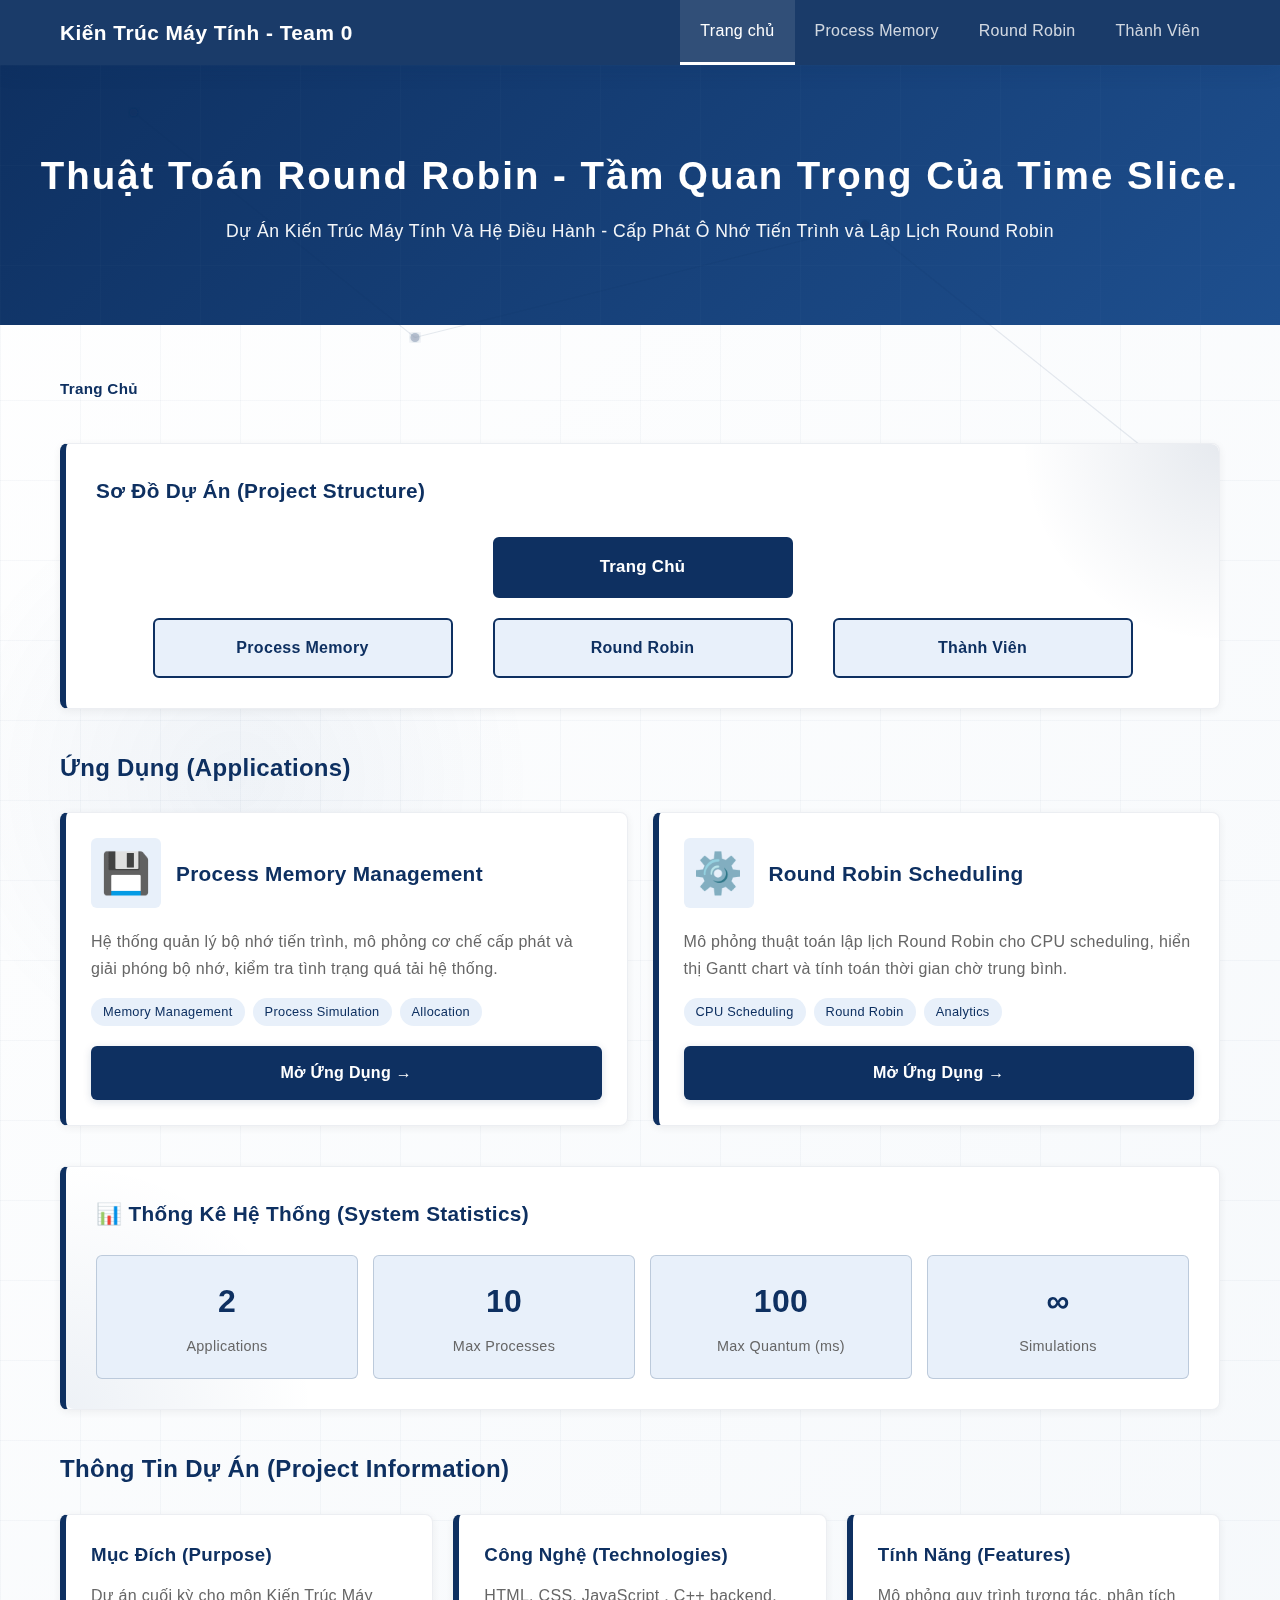
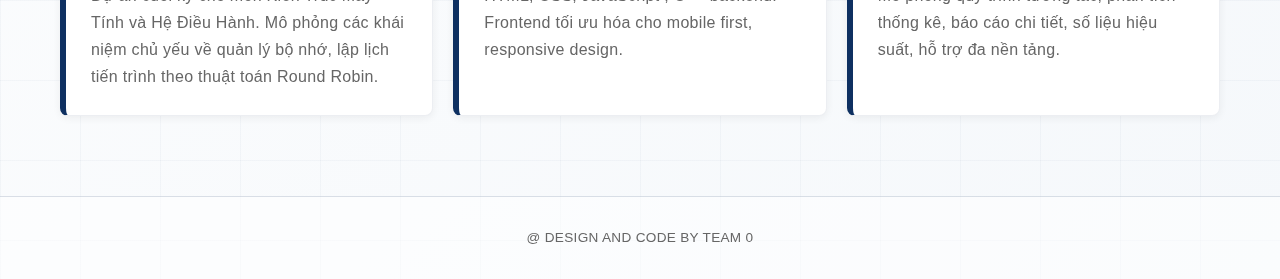
<file: index.html>
<!DOCTYPE html>
<html lang="en">
<head>
    <meta charset="UTF-8">
    <meta name="viewport" content="width=device-width, initial-scale=1.0">
    <title>KTMT Cuối Kỳ - Team 0</title>
    <link rel="stylesheet" href="dashboard/style.css">
</head>
<body>
    <!-- Page Transition Overlay (many SVG blossoms for continuous fall) -->
    <div class="page-transition-overlay">
        <!-- Generate many blossoms with staggered negative delays for continuous look -->
        <svg class="blossom-svg" viewBox="-12 -12 24 24" style="left:2%; --size:48px; --delay:-10.8s; --drift:60px; --fall-duration:11s;"></svg>
        <svg class="blossom-svg" viewBox="-12 -12 24 24" style="left:6%; --size:36px; --delay:-9.6s; --drift:40px; --fall-duration:9.2s;"></svg>
        <svg class="blossom-svg" viewBox="-12 -12 24 24" style="left:10%; --size:52px; --delay:-8.8s; --drift:80px; --fall-duration:10.4s;"></svg>
        <svg class="blossom-svg" viewBox="-12 -12 24 24" style="left:14%; --size:30px; --delay:-8.0s; --drift:30px; --fall-duration:8.6s;"></svg>
        <svg class="blossom-svg" viewBox="-12 -12 24 24" style="left:18%; --size:40px; --delay:-7.2s; --drift:50px; --fall-duration:9s;"></svg>
        <svg class="blossom-svg" viewBox="-12 -12 24 24" style="left:22%; --size:26px; --delay:-6.4s; --drift:28px; --fall-duration:7.8s;"></svg>
        <svg class="blossom-svg" viewBox="-12 -12 24 24" style="left:26%; --size:44px; --delay:-5.6s; --drift:92px; --fall-duration:10s;"></svg>
        <svg class="blossom-svg" viewBox="-12 -12 24 24" style="left:30%; --size:34px; --delay:-4.8s; --drift:36px; --fall-duration:8.4s;"></svg>
        <svg class="blossom-svg" viewBox="-12 -12 24 24" style="left:34%; --size:28px; --delay:-4.0s; --drift:44px; --fall-duration:8.8s;"></svg>
        <svg class="blossom-svg" viewBox="-12 -12 24 24" style="left:38%; --size:60px; --delay:-3.4s; --drift:140px; --fall-duration:11.6s;"></svg>
        <svg class="blossom-svg" viewBox="-12 -12 24 24" style="left:42%; --size:22px; --delay:-2.6s; --drift:22px; --fall-duration:7.6s;"></svg>
        <svg class="blossom-svg" viewBox="-12 -12 24 24" style="left:46%; --size:50px; --delay:-2.0s; --drift:100px; --fall-duration:10.8s;"></svg>
        <svg class="blossom-svg" viewBox="-12 -12 24 24" style="left:50%; --size:30px; --delay:-1.4s; --drift:40px; --fall-duration:8.2s;"></svg>
        <svg class="blossom-svg" viewBox="-12 -12 24 24" style="left:54%; --size:46px; --delay:-0.8s; --drift:70px; --fall-duration:9.6s;"></svg>
        <svg class="blossom-svg" viewBox="-12 -12 24 24" style="left:58%; --size:38px; --delay:-0.4s; --drift:36px; --fall-duration:8.6s;"></svg>
        <svg class="blossom-svg" viewBox="-12 -12 24 24" style="left:62%; --size:28px; --delay:-0.2s; --drift:46px; --fall-duration:8s;"></svg>
        <svg class="blossom-svg" viewBox="-12 -12 24 24" style="left:66%; --size:54px; --delay:-0.1s; --drift:120px; --fall-duration:11s;"></svg>
        <svg class="blossom-svg" viewBox="-12 -12 24 24" style="left:70%; --size:32px; --delay:-0.05s; --drift:32px; --fall-duration:8.4s;"></svg>
        <svg class="blossom-svg" viewBox="-12 -12 24 24" style="left:74%; --size:42px; --delay:-0.02s; --drift:64px; --fall-duration:9.4s;"></svg>
        <svg class="blossom-svg" viewBox="-12 -12 24 24" style="left:78%; --size:26px; --delay:0s; --drift:28px; --fall-duration:7.6s;"></svg>
        <svg class="blossom-svg" viewBox="-12 -12 24 24" style="left:82%; --size:48px; --delay:-6.0s; --drift:90px; --fall-duration:10.2s;"></svg>
        <svg class="blossom-svg" viewBox="-12 -12 24 24" style="left:86%; --size:36px; --delay:-3.2s; --drift:52px; --fall-duration:9s;"></svg>
        <svg class="blossom-svg" viewBox="-12 -12 24 24" style="left:90%; --size:40px; --delay:-1.8s; --drift:60px; --fall-duration:9.6s;"></svg>
        <svg class="blossom-svg" viewBox="-12 -12 24 24" style="left:94%; --size:34px; --delay:-0.9s; --drift:48px; --fall-duration:8.8s;"></svg>

        <div class="transition-spinner">
            <div class="spinner-circle"></div>
            <p class="transition-text">Loading...</p>
        </div>
    </div> 

    <!-- Animated Tech Network Background -->
    <svg class="tech-network" viewBox="0 0 1200 800" preserveAspectRatio="xMidYMid slice">
        <defs>
            <filter id="glow">
                <feGaussianBlur stdDeviation="3" result="coloredBlur"/>
                <feMerge>
                    <feMergeNode in="coloredBlur"/>
                    <feMergeNode in="SourceGraphic"/>
                </feMerge>
            </filter>
            <style>
                .node { animation: nodeFloat 6s ease-in-out infinite; }
                .node1 { animation-delay: 0s; }
                .node2 { animation-delay: 1s; }
                .node3 { animation-delay: 2s; }
                .node4 { animation-delay: 3s; }
                .node5 { animation-delay: 4s; }
                .line { animation: linePulse 3s ease-in-out infinite; }
                .line1 { animation-delay: 0s; }
                .line2 { animation-delay: 1s; }
                .line3 { animation-delay: 2s; }
                @keyframes nodeFloat {
                    0%, 100% { r: 4; opacity: 0.6; }
                    50% { r: 6; opacity: 1; }
                }
                @keyframes linePulse {
                    0%, 100% { stroke-width: 1; opacity: 0.3; }
                    50% { stroke-width: 2; opacity: 0.8; }
                }
            </style>
        </defs>
        <!-- Network Lines -->
        <line class="line line1" x1="150" y1="100" x2="400" y2="300" stroke="rgba(14, 48, 97, 0.2)" stroke-width="1"/>
        <line class="line line2" x1="400" y1="300" x2="800" y2="200" stroke="rgba(14, 48, 97, 0.2)" stroke-width="1"/>
        <line class="line line3" x1="800" y1="200" x2="1050" y2="400" stroke="rgba(14, 48, 97, 0.2)" stroke-width="1"/>
        <!-- Network Nodes -->
        <circle class="node node1" cx="150" cy="100" r="4" fill="rgba(14, 48, 97, 0.5)" filter="url(#glow)"/>
        <circle class="node node2" cx="400" cy="300" r="4" fill="rgba(14, 48, 97, 0.5)" filter="url(#glow)"/>
        <circle class="node node3" cx="800" cy="200" r="4" fill="rgba(14, 48, 97, 0.5)" filter="url(#glow)"/>
        <circle class="node node4" cx="1050" cy="400" r="4" fill="rgba(14, 48, 97, 0.5)" filter="url(#glow)"/>
        <circle class="node node5" cx="600" cy="600" r="4" fill="rgba(30, 79, 142, 0.5)" filter="url(#glow)"/>
    </svg>

    <!-- Navigation Bar -->
    <nav class="navbar">
        <div class="nav-container">
            <div class="nav-logo">
                <a href="index.html">Kiến Trúc Máy Tính - Team 0</a>
            </div>
            <div class="hamburger" id="hamburger">
                <span></span>
                <span></span>
                <span></span>
            </div>
            <ul class="nav-menu" id="navMenu">
                <li class="nav-item">
                    <a href="index.html" class="nav-link active">Trang chủ</a>
                </li>
                <li class="nav-item">
                    <a href="Process/Process.html" class="nav-link">Process Memory</a>
                </li>
                <li class="nav-item">
                    <a href="RR/RoundRobin.html" class="nav-link">Round Robin</a>
                </li>
                <li class="nav-item">
                    <a href="member/members.html" class="nav-link">Thành Viên</a>
                </li>
            </ul>
        </div>
    </nav>

    <!-- Header -->
    <header class="header">
        <h1>Thuật Toán Round Robin - Tầm Quan Trọng Của Time Slice.</h1>
        <p class="subtitle">Dự Án Kiến Trúc Máy Tính Và Hệ Điều Hành - Cấp Phát Ô Nhớ Tiến Trình và Lập Lịch Round Robin</p>
    </header>

    <!-- Content -->
    <div class="content-wrapper" style="position: relative; z-index: 2;">
        <!-- Breadcrumb -->
        <nav class="breadcrumb">
            <span class="breadcrumb-item active">Trang Chủ</span>
        </nav>

        <!-- Sitemap Section -->
        <section class="sitemap-section">
            <h2>Sơ Đồ Dự Án (Project Structure)</h2>
            <div class="sitemap-diagram">
                <div class="sitemap-level-1">
                    <div class="sitemap-node main">Trang Chủ</div>
                </div>
                <div class="sitemap-level-2">
                    <a href="Process/Process.html" class="sitemap-node">Process Memory</a>
                    <a href="RR/RoundRobin.html" class="sitemap-node">Round Robin</a>
                    <a href="member/members.html" class="sitemap-node">Thành Viên</a>
                </div>
            </div>
        </section>

        <!-- Applications Section -->
        <section class="apps-section">
            <h2>Ứng Dụng (Applications)</h2>
            <div class="apps-grid">
                <!-- Process Memory Management -->
                <div class="app-card">
                    <div class="app-header">
                        <div class="app-icon">💾</div>
                        <div>
                            <h3>Process Memory Management</h3>
                        </div>
                    </div>
                    <div class="app-content">
                        <p class="app-description">
                            Hệ thống quản lý bộ nhớ tiến trình, mô phỏng cơ chế cấp phát và giải phóng bộ nhớ, kiểm tra tình trạng quá tải hệ thống.
                        </p>
                        <div class="app-features">
                            <span class="feature-tag">Memory Management</span>
                            <span class="feature-tag">Process Simulation</span>
                            <span class="feature-tag">Allocation</span>
                        </div>
                    </div>
                    <a href="Process/Process.html" class="app-button">Mở Ứng Dụng →</a>
                </div>

                <!-- Round Robin Scheduling -->
                <div class="app-card">
                    <div class="app-header">
                        <div class="app-icon">⚙️</div>
                        <div>
                            <h3>Round Robin Scheduling</h3>
                        </div>
                    </div>
                    <div class="app-content">
                        <p class="app-description">
                            Mô phỏng thuật toán lập lịch Round Robin cho CPU scheduling, hiển thị Gantt chart và tính toán thời gian chờ trung bình.
                        </p>
                        <div class="app-features">
                            <span class="feature-tag">CPU Scheduling</span>
                            <span class="feature-tag">Round Robin</span>
                            <span class="feature-tag">Analytics</span>
                        </div>
                    </div>
                    <a href="RR/RoundRobin.html" class="app-button">Mở Ứng Dụng →</a>
                </div>
            </div>
        </section>

        <!-- Statistics Section -->
        <section class="stats-section">
            <h2>📊 Thống Kê Hệ Thống (System Statistics)</h2>
            <div class="stats-grid">
                <div class="stat-card">
                    <div class="stat-number">2</div>
                    <div class="stat-label">Applications</div>
                </div>
                <div class="stat-card">
                    <div class="stat-number">10</div>
                    <div class="stat-label">Max Processes</div>
                </div>
                <div class="stat-card">
                    <div class="stat-number">100</div>
                    <div class="stat-label">Max Quantum (ms)</div>
                </div>
                <div class="stat-card">
                    <div class="stat-number">∞</div>
                    <div class="stat-label">Simulations</div>
                </div>
            </div>
        </section>

        <!-- Info Section -->
        <section class="info-section">
            <h2>Thông Tin Dự Án (Project Information)</h2>
            <div class="info-grid">
                <div class="info-card">
                    <h3> Mục Đích (Purpose)</h3>
                    <p>
                        Dự án cuối kỳ cho môn Kiến Trúc Máy Tính và Hệ Điều Hành. Mô phỏng các khái niệm chủ yếu về quản lý bộ nhớ, lập lịch tiến trình theo thuật toán Round Robin.
                    </p>
                </div>

                <div class="info-card">
                    <h3> Công Nghệ (Technologies)</h3>
                    <p>
                        HTML, CSS, JavaScript , C++ backend. Frontend tối ưu hóa cho mobile first, responsive design.
                    </p>
                </div>

                <div class="info-card">
                    <h3> Tính Năng (Features)</h3>
                    <p>
                        Mô phỏng quy trình tương tác, phân tích thống kê, báo cáo chi tiết, số liệu hiệu suất, hỗ trợ đa nền tảng.
                    </p>
                </div>
            </div>
        </section>
    </div>

    <!-- Footer -->
    <footer class="footer">
        <p>@ DESIGN AND CODE BY TEAM 0</p>
    </footer>

    <script src="dashboard/script.js"></script>
</body>
</html>
</file>
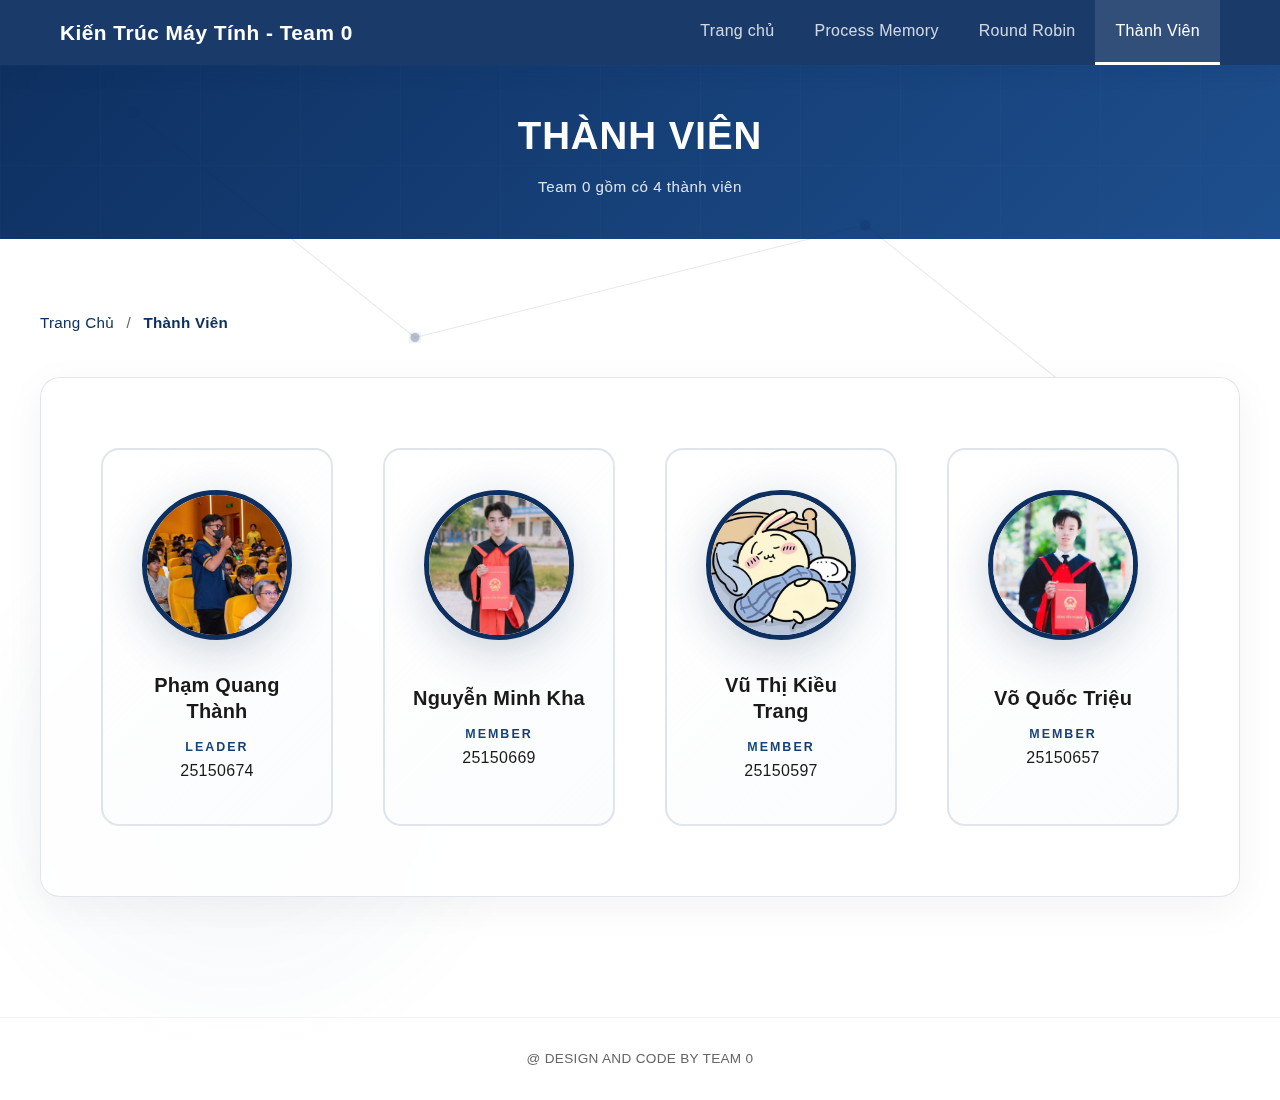
<file: member/members.html>
<!DOCTYPE html>
<html lang="vi">
<head>
    <meta charset="UTF-8">
    <meta name="viewport" content="width=device-width, initial-scale=1.0, maximum-scale=5.0">
    <meta name="description" content="KTMT Team Members - Đội ngũ phát triển">
    <title>Thành Viên - KTMT</title>
    <link rel="stylesheet" href="../dashboard/style.css">
    <link rel="stylesheet" href="members-style.css">
</head>
<body>
    <!-- Page Transition Overlay (denser continuous blossoms) -->
    <div class="page-transition-overlay">
        <svg class="blossom-svg" viewBox="-12 -12 24 24" style="left:2%; --size:48px; --delay:-10.8s; --drift:60px; --fall-duration:11s;"></svg>
        <svg class="blossom-svg" viewBox="-12 -12 24 24" style="left:6%; --size:36px; --delay:-9.6s; --drift:40px; --fall-duration:9.2s;"></svg>
        <svg class="blossom-svg" viewBox="-12 -12 24 24" style="left:10%; --size:52px; --delay:-8.8s; --drift:80px; --fall-duration:10.4s;"></svg>
        <svg class="blossom-svg" viewBox="-12 -12 24 24" style="left:14%; --size:30px; --delay:-8.0s; --drift:30px; --fall-duration:8.6s;"></svg>
        <svg class="blossom-svg" viewBox="-12 -12 24 24" style="left:18%; --size:40px; --delay:-7.2s; --drift:50px; --fall-duration:9s;"></svg>
        <svg class="blossom-svg" viewBox="-12 -12 24 24" style="left:22%; --size:26px; --delay:-6.4s; --drift:28px; --fall-duration:7.8s;"></svg>
        <svg class="blossom-svg" viewBox="-12 -12 24 24" style="left:26%; --size:44px; --delay:-5.6s; --drift:92px; --fall-duration:10s;"></svg>
        <svg class="blossom-svg" viewBox="-12 -12 24 24" style="left:30%; --size:34px; --delay:-4.8s; --drift:36px; --fall-duration:8.4s;"></svg>
        <svg class="blossom-svg" viewBox="-12 -12 24 24" style="left:34%; --size:28px; --delay:-4.0s; --drift:44px; --fall-duration:8.8s;"></svg>
        <svg class="blossom-svg" viewBox="-12 -12 24 24" style="left:38%; --size:60px; --delay:-3.4s; --drift:140px; --fall-duration:11.6s;"></svg>
        <svg class="blossom-svg" viewBox="-12 -12 24 24" style="left:42%; --size:22px; --delay:-2.6s; --drift:22px; --fall-duration:7.6s;"></svg>
        <svg class="blossom-svg" viewBox="-12 -12 24 24" style="left:46%; --size:50px; --delay:-2.0s; --drift:100px; --fall-duration:10.8s;"></svg>
        <svg class="blossom-svg" viewBox="-12 -12 24 24" style="left:50%; --size:30px; --delay:-1.4s; --drift:40px; --fall-duration:8.2s;"></svg>
        <svg class="blossom-svg" viewBox="-12 -12 24 24" style="left:54%; --size:46px; --delay:-0.8s; --drift:70px; --fall-duration:9.6s;"></svg>
        <svg class="blossom-svg" viewBox="-12 -12 24 24" style="left:58%; --size:38px; --delay:-0.4s; --drift:36px; --fall-duration:8.6s;"></svg>
        <svg class="blossom-svg" viewBox="-12 -12 24 24" style="left:62%; --size:28px; --delay:-0.2s; --drift:46px; --fall-duration:8s;"></svg>
        <svg class="blossom-svg" viewBox="-12 -12 24 24" style="left:66%; --size:54px; --delay:-0.1s; --drift:120px; --fall-duration:11s;"></svg>
        <svg class="blossom-svg" viewBox="-12 -12 24 24" style="left:70%; --size:32px; --delay:-0.05s; --drift:32px; --fall-duration:8.4s;"></svg>
        <svg class="blossom-svg" viewBox="-12 -12 24 24" style="left:74%; --size:42px; --delay:-0.02s; --drift:64px; --fall-duration:9.4s;"></svg>
        <svg class="blossom-svg" viewBox="-12 -12 24 24" style="left:78%; --size:26px; --delay:0s; --drift:28px; --fall-duration:7.6s;"></svg>
        <svg class="blossom-svg" viewBox="-12 -12 24 24" style="left:82%; --size:48px; --delay:-6.0s; --drift:90px; --fall-duration:10.2s;"></svg>
        <svg class="blossom-svg" viewBox="-12 -12 24 24" style="left:86%; --size:36px; --delay:-3.2s; --drift:52px; --fall-duration:9s;"></svg>
        <svg class="blossom-svg" viewBox="-12 -12 24 24" style="left:90%; --size:40px; --delay:-1.8s; --drift:60px; --fall-duration:9.6s;"></svg>
        <svg class="blossom-svg" viewBox="-12 -12 24 24" style="left:94%; --size:34px; --delay:-0.9s; --drift:48px; --fall-duration:8.8s;"></svg>

        <div class="transition-spinner">
            <div class="spinner-circle"></div>
            <p class="transition-text">Loading...</p>
        </div>
    </div>

    <!-- Animated Tech Network Background -->
    <svg class="tech-network" viewBox="0 0 1200 800" preserveAspectRatio="xMidYMid slice">
        <defs>
            <filter id="glow">
                <feGaussianBlur stdDeviation="3" result="coloredBlur"/>
                <feMerge>
                    <feMergeNode in="coloredBlur"/>
                    <feMergeNode in="SourceGraphic"/>
                </feMerge>
            </filter>
        </defs>
        <line class="line line1" x1="150" y1="100" x2="400" y2="300" stroke="rgba(14, 48, 97, 0.2)" stroke-width="1"/>
        <line class="line line2" x1="400" y1="300" x2="800" y2="200" stroke="rgba(14, 48, 97, 0.2)" stroke-width="1"/>
        <line class="line line3" x1="800" y1="200" x2="1050" y2="400" stroke="rgba(14, 48, 97, 0.2)" stroke-width="1"/>
        <circle class="node node1" cx="150" cy="100" r="4" fill="rgba(14, 48, 97, 0.5)" filter="url(#glow)"/>
        <circle class="node node2" cx="400" cy="300" r="4" fill="rgba(14, 48, 97, 0.5)" filter="url(#glow)"/>
        <circle class="node node3" cx="800" cy="200" r="4" fill="rgba(14, 48, 97, 0.5)" filter="url(#glow)"/>
        <circle class="node node4" cx="1050" cy="400" r="4" fill="rgba(14, 48, 97, 0.5)" filter="url(#glow)"/>
        <circle class="node node5" cx="600" cy="600" r="4" fill="rgba(30, 79, 142, 0.5)" filter="url(#glow)"/>
    </svg>

    <!-- Navigation Bar -->
    <nav class="navbar">
        <div class="nav-container">
            <div class="nav-logo">
                <a href="../index.html">Kiến Trúc Máy Tính - Team 0</a>
            </div>
            <div class="hamburger" id="hamburger">
                <span></span>
                <span></span>
                <span></span>
            </div>
            <ul class="nav-menu" id="navMenu">
                <li class="nav-item">
                    <a href="../index.html" class="nav-link">Trang chủ</a>
                </li>
                <li class="nav-item">
                    <a href="../Process/Process.html" class="nav-link">Process Memory</a>
                </li>
                <li class="nav-item">
                    <a href="../RR/RoundRobin.html" class="nav-link">Round Robin</a>
                </li>
                <li class="nav-item">
                    <a href="members.html" class="nav-link active">Thành Viên</a>
                </li>
            </ul>
        </div>
    </nav>
    <!-- Header -->
    <header class="header">
        <h1>Thành Viên</h1>
        <p class="subtitle">Team 0 gồm có 4 thành viên</p>
    </header>

    <!-- Main Content -->
    <div class="content-wrapper">
        <!-- Breadcrumb -->
        <div class="breadcrumb">
            <span class="breadcrumb-item"><a href="../index.html">Trang Chủ</a></span>
            <span class="breadcrumb-item active">Thành Viên</span>
        </div>

        <!-- Members Section -->
        <section class="members-section">
            <div class="members-grid">
                <!-- Member 1 -->
                <div class="member-card">
                    <div class="member-avatar">
                        <img src="/avt/1.jpg" alt="Phạm Quang Thành">
                    </div>
                    <div class="member-info">
                        <h3>Phạm Quang Thành</h3>
                        <p class="member-role">LEADER</p>
                        <p class="mssv">25150674</p>
                    </div>
                </div>

                <!-- Member 2 -->
                <div class="member-card">
                    <div class="member-avatar">
                        <img src="/avt/3.jpg" alt="Nguyễn Minh Kha">
                    </div>
                    <div class="member-info">
                        <h3>Nguyễn Minh Kha</h3>
                        <p class="member-role">MEMBER</p>
                        <p class="mssv">25150669</p>
                    </div>
                </div>

                <!-- Member 3 -->
                <div class="member-card">
                    <div class="member-avatar">
                        <img src="/avt/4.jpg" alt="Vũ Thị Kiều Trang">
                    </div>
                    <div class="member-info">
                        <h3>Vũ Thị Kiều Trang</h3>
                        <p class="member-role">MEMBER</p>
                        <p class="mssv">25150597</p>
                    </div>
                </div>

                <!-- Member 4 -->
                <div class="member-card">
                    <div class="member-avatar">
                        <img src="/avt/2.jpg" alt="Võ Quốc Triệu">
                    </div>
                    <div class="member-info">
                        <h3>Võ Quốc Triệu</h3>
                        <p class="member-role">MEMBER</p>
                        <p class="mssv">25150657</p>
                    </div>
                </div>
            </div>
        </section>
    </div>

    <!-- Footer -->
    <footer class="footer">
        <p>@ DESIGN AND CODE BY TEAM 0</p>
    </footer>

    <script src="../dashboard/script.js"></script>
</body>
</html>
</file>
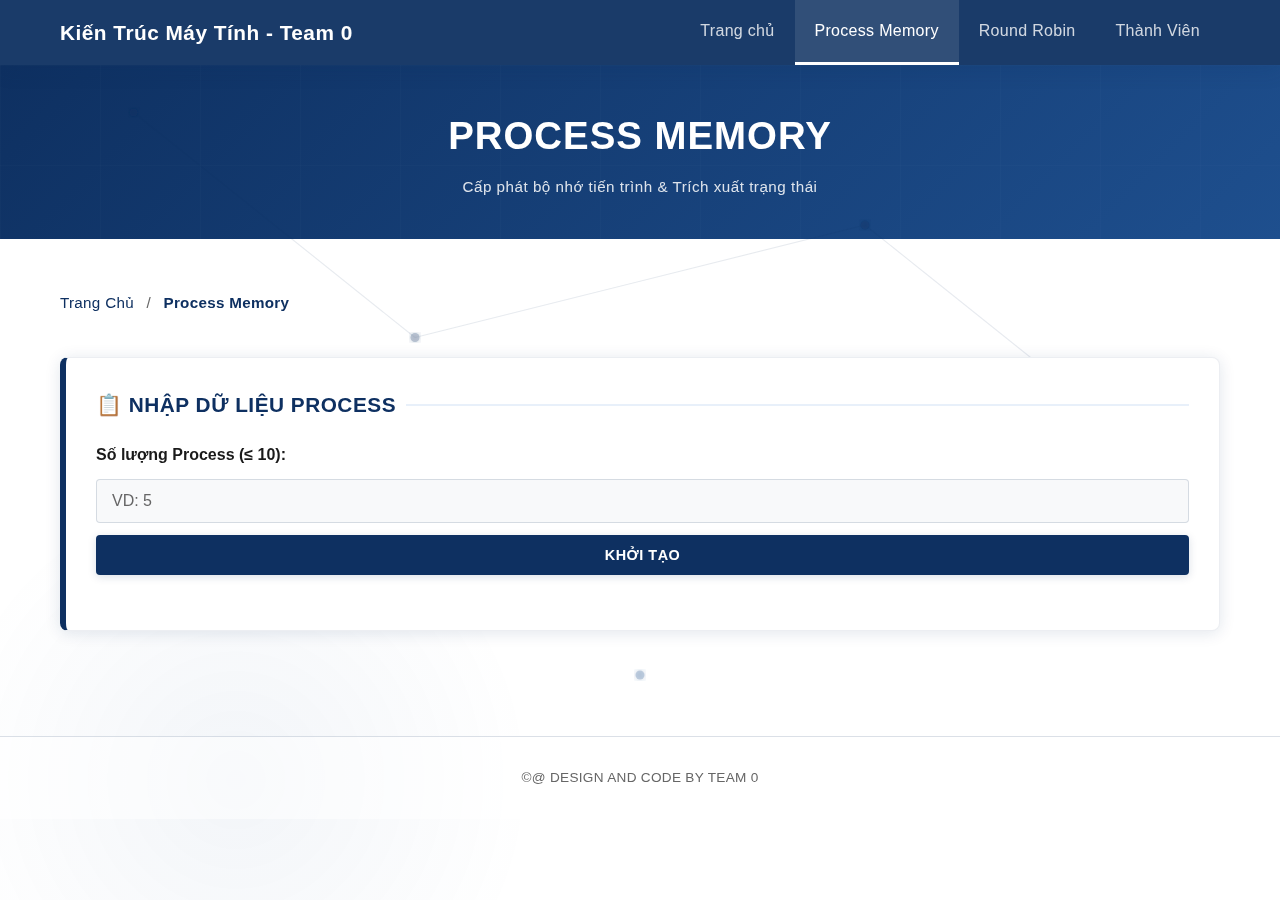
<file: Process/Process.html>
<!DOCTYPE html>
<html lang="vi">
<head>
    <meta charset="UTF-8">
    <meta name="viewport" content="width=device-width, initial-scale=1.0, maximum-scale=5.0">
    <meta name="description" content="Process Memory Management System">
    <title>Process Memory Management System</title>
    <link rel="stylesheet" href="../dashboard/style.css">
    <link rel="stylesheet" href="style.css">
</head>
<body>
    <!-- Page Transition Overlay (denser continuous blossoms) -->
    <div class="page-transition-overlay">
        <svg class="blossom-svg" viewBox="-12 -12 24 24" style="left:3%; --size:42px; --delay:-9.8s; --drift:72px; --fall-duration:10.2s;"></svg>
        <svg class="blossom-svg" viewBox="-12 -12 24 24" style="left:9%; --size:34px; --delay:-8.6s; --drift:48px; --fall-duration:8.8s;"></svg>
        <svg class="blossom-svg" viewBox="-12 -12 24 24" style="left:15%; --size:50px; --delay:-7.4s; --drift:120px; --fall-duration:11s;"></svg>
        <svg class="blossom-svg" viewBox="-12 -12 24 24" style="left:21%; --size:28px; --delay:-6.2s; --drift:36px; --fall-duration:7.6s;"></svg>
        <svg class="blossom-svg" viewBox="-12 -12 24 24" style="left:27%; --size:38px; --delay:-5.0s; --drift:60px; --fall-duration:9s;"></svg>
        <svg class="blossom-svg" viewBox="-12 -12 24 24" style="left:33%; --size:30px; --delay:-4.0s; --drift:44px; --fall-duration:8.4s;"></svg>
        <svg class="blossom-svg" viewBox="-12 -12 24 24" style="left:39%; --size:26px; --delay:-3.0s; --drift:32px; --fall-duration:7.8s;"></svg>
        <svg class="blossom-svg" viewBox="-12 -12 24 24" style="left:45%; --size:58px; --delay:-2.2s; --drift:140px; --fall-duration:11.8s;"></svg>
        <svg class="blossom-svg" viewBox="-12 -12 24 24" style="left:51%; --size:22px; --delay:-1.6s; --drift:24px; --fall-duration:7.4s;"></svg>
        <svg class="blossom-svg" viewBox="-12 -12 24 24" style="left:57%; --size:46px; --delay:-1.0s; --drift:96px; --fall-duration:10.0s;"></svg>
        <svg class="blossom-svg" viewBox="-12 -12 24 24" style="left:63%; --size:32px; --delay:-0.6s; --drift:38px; --fall-duration:8.2s;"></svg>
        <svg class="blossom-svg" viewBox="-12 -12 24 24" style="left:69%; --size:36px; --delay:-0.3s; --drift:52px; --fall-duration:9.0s;"></svg>
        <svg class="blossom-svg" viewBox="-12 -12 24 24" style="left:75%; --size:24px; --delay:-0.1s; --drift:26px; --fall-duration:7.2s;"></svg>
        <svg class="blossom-svg" viewBox="-12 -12 24 24" style="left:81%; --size:44px; --delay:0s; --drift:84px; --fall-duration:10.4s;"></svg>
        <svg class="blossom-svg" viewBox="-12 -12 24 24" style="left:87%; --size:28px; --delay:-4.4s; --drift:40px; --fall-duration:8.6s;"></svg>
        <svg class="blossom-svg" viewBox="-12 -12 24 24" style="left:93%; --size:34px; --delay:-2.8s; --drift:56px; --fall-duration:9.2s;"></svg>

        <div class="transition-spinner">
            <div class="spinner-circle"></div>
            <p class="transition-text">Loading...</p>
        </div>
    </div>

    <!-- Animated Tech Network Background -->
    <svg class="tech-network" viewBox="0 0 1200 800" preserveAspectRatio="xMidYMid slice">
        <defs>
            <filter id="glow">
                <feGaussianBlur stdDeviation="3" result="coloredBlur"/>
                <feMerge>
                    <feMergeNode in="coloredBlur"/>
                    <feMergeNode in="SourceGraphic"/>
                </feMerge>
            </filter>
        </defs>
        <line class="line line1" x1="150" y1="100" x2="400" y2="300" stroke="rgba(14, 48, 97, 0.2)" stroke-width="1"/>
        <line class="line line2" x1="400" y1="300" x2="800" y2="200" stroke="rgba(14, 48, 97, 0.2)" stroke-width="1"/>
        <line class="line line3" x1="800" y1="200" x2="1050" y2="400" stroke="rgba(14, 48, 97, 0.2)" stroke-width="1"/>
        <circle class="node node1" cx="150" cy="100" r="4" fill="rgba(14, 48, 97, 0.5)" filter="url(#glow)"/>
        <circle class="node node2" cx="400" cy="300" r="4" fill="rgba(14, 48, 97, 0.5)" filter="url(#glow)"/>
        <circle class="node node3" cx="800" cy="200" r="4" fill="rgba(14, 48, 97, 0.5)" filter="url(#glow)"/>
        <circle class="node node4" cx="1050" cy="400" r="4" fill="rgba(14, 48, 97, 0.5)" filter="url(#glow)"/>
        <circle class="node node5" cx="600" cy="600" r="4" fill="rgba(30, 79, 142, 0.5)" filter="url(#glow)"/>
    </svg>

    <!-- Navigation Bar -->
    <nav class="navbar">
        <div class="nav-container">
            <div class="nav-logo">
                <a href="../index.html">Kiến Trúc Máy Tính - Team 0</a>
            </div>
            <div class="hamburger" id="hamburger">
                <span></span>
                <span></span>
                <span></span>
            </div>
            <ul class="nav-menu" id="navMenu">
                <li class="nav-item">
                    <a href="../index.html" class="nav-link">Trang chủ</a>
                </li>
                <li class="nav-item">
                    <a href="Process.html" class="nav-link active">Process Memory</a>
                </li>
                <li class="nav-item">
                    <a href="../RR/RoundRobin.html" class="nav-link">Round Robin</a>
                </li>
                <li class="nav-item">
                    <a href="../member/members.html" class="nav-link">Thành Viên</a>
                </li>
            </ul>
        </div>
    </nav>



    <header class="header">
        <h1>PROCESS MEMORY</h1>
        <p class="subtitle">Cấp phát bộ nhớ tiến trình & Trích xuất trạng thái</p>
    </header>

    <div class="content-wrapper">
            <div class="breadcrumb">
            <span class="breadcrumb-item"><a href="../index.html">Trang Chủ</a></span>
            <span class="breadcrumb-item active">Process Memory</span>
        </div>
        <!-- Input Section -->
        <section class="input-section">
            <h2>📋 NHẬP DỮ LIỆU PROCESS</h2>
            <div class="form-group">
                <label for="processCount">Số lượng Process (≤ 10):</label>
                <input type="number" id="processCount" min="1" max="10" placeholder="VD: 5">
                <button class="btn-primary" onclick="handleGenerateProcesses()">KHỞI TẠO</button>
            </div>
        </section>

        <!-- Process Input Container -->
        <section id="processInputSection" class="input-section" style="display: none;">
            <h2>🔧 NHẬP THÔNG TIN CẤP PHÁT BỘ NHỚ</h2>
            <div id="processInputContainer" class="process-inputs-container"></div>
            <button class="btn-success" onclick="handleCheckOverload()" style="width: 100%; margin-top: 15px;">KIỂM TRA & THỰC HIỆN</button>
        </section>

        <!-- Execution Log Section -->
        <section id="executionSection" class="input-section" style="display: none;">
            <h2>⚙️ NHẬT KÝ THỰC HIỆN</h2>
            <div class="execution-log" id="executionLog"></div>
        </section>

        <!-- Warnings Section -->
        <section id="warningsSection" class="input-section" style="display: none;">
            <h2>⚠️ CẢNH BÁO BỘ NHỚ</h2>
            <div id="warningsList" class="warnings-list"></div>
        </section>

        <!-- Process Status Section -->
        <section id="resultsSection" class="results-section" style="display: none;">
            <h2>📊 TRẠNG THÁI PROCESSES</h2>
            <div id="processResults" class="process-results-container"></div>
        </section>

        <!-- Statistics Section -->
        <section id="statisticsSection" class="input-section" style="display: none;">
            <h2>📈 THỐNG KÊ</h2>
            <div class="statistics">
                <div class="stat-item">
                    <div class="stat-label">Running</div>
                    <div class="stat-value" id="runningCount">0</div>
                </div>
                <div class="stat-item">
                    <div class="stat-label">Blocked</div>
                    <div class="stat-value" id="blockedCount">0</div>
                </div>
                <div class="stat-item">
                    <div class="stat-label">Overload</div>
                    <div class="stat-value" id="overloadRate">0%</div>
                </div>
                <div class="stat-item">
                    <div class="stat-label">Tổng Bộ Nhớ</div>
                    <div class="stat-value" id="totalMemory">0 MB</div>
                </div>
            </div>
        </section>

        <!-- Control Section -->
        <section class="control-section" id="controlSection" style="display: none;">
            <button class="btn-secondary" onclick="handleReset()">🔄 TẠO LẠI</button>
            <button class="btn-secondary" onclick="downloadReport()">📥 TẢI BÁO CÁO</button>
        </section>
    </div>

    <footer class="footer">
        <p>&copy;@ DESIGN AND CODE BY TEAM 0</p>
    </footer>

    <script src="../dashboard/script.js"></script>
    <script src="script.js"></script>
</body>
</html>
</file>
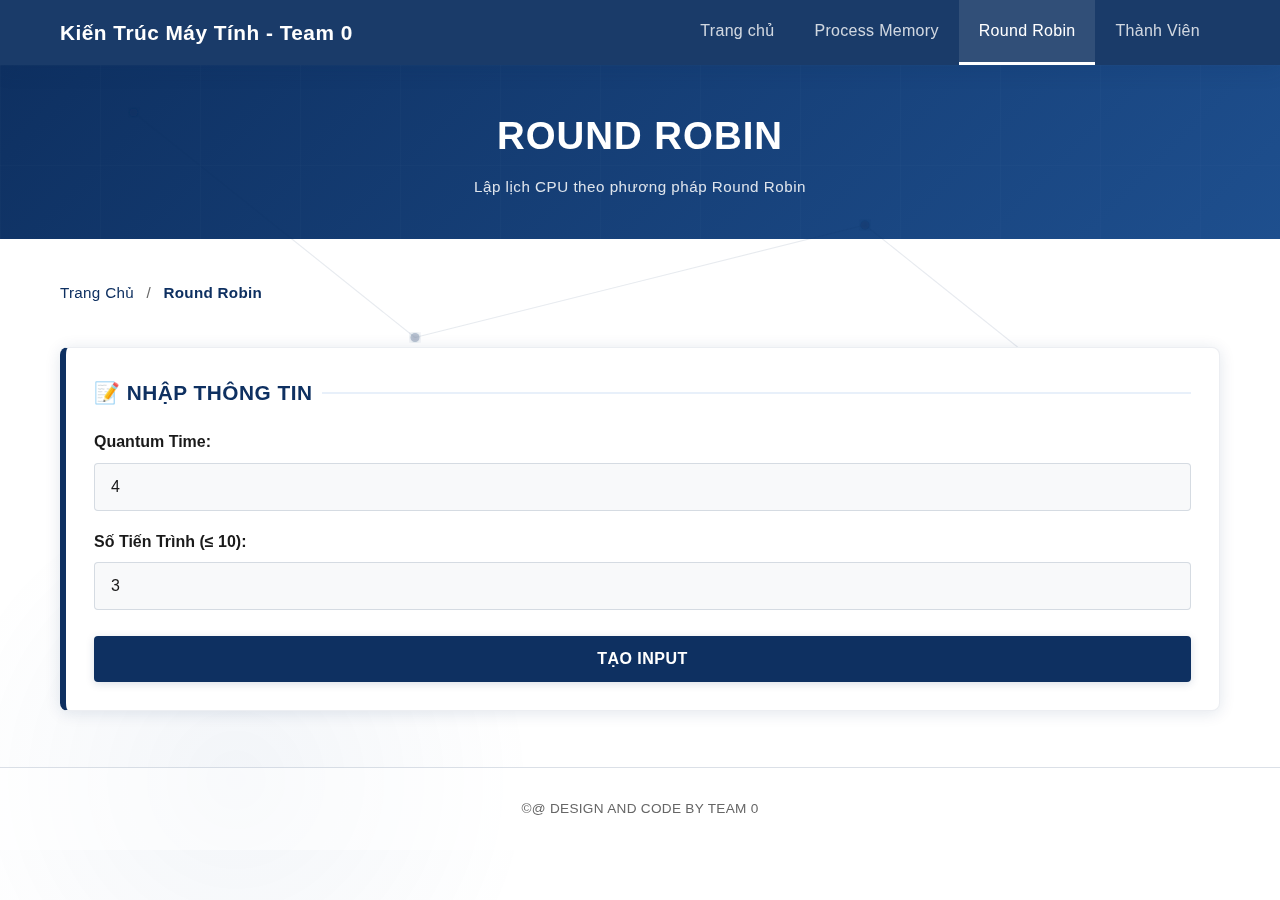
<file: RR/RoundRobin.html>
<!DOCTYPE html>
<html lang="vi">
<head>
    <meta charset="UTF-8">
    <meta name="viewport" content="width=device-width, initial-scale=1.0, maximum-scale=5.0">
    <meta name="description" content="Round Robin CPU Scheduling">
    <title>Round Robin CPU Scheduling</title>
    <link rel="stylesheet" href="../dashboard/style.css">
    <link rel="stylesheet" href="style.css">
</head>
<body>
    <!-- Page Transition Overlay (denser continuous blossoms) -->
    <div class="page-transition-overlay">
        <svg class="blossom-svg" viewBox="-12 -12 24 24" style="left:2%; --size:48px; --delay:-10.8s; --drift:60px; --fall-duration:11s;"></svg>
        <svg class="blossom-svg" viewBox="-12 -12 24 24" style="left:8%; --size:36px; --delay:-9.6s; --drift:40px; --fall-duration:9.2s;"></svg>
        <svg class="blossom-svg" viewBox="-12 -12 24 24" style="left:14%; --size:52px; --delay:-8.8s; --drift:80px; --fall-duration:10.4s;"></svg>
        <svg class="blossom-svg" viewBox="-12 -12 24 24" style="left:20%; --size:30px; --delay:-8.0s; --drift:30px; --fall-duration:8.6s;"></svg>
        <svg class="blossom-svg" viewBox="-12 -12 24 24" style="left:26%; --size:40px; --delay:-7.2s; --drift:50px; --fall-duration:9s;"></svg>
        <svg class="blossom-svg" viewBox="-12 -12 24 24" style="left:32%; --size:26px; --delay:-6.4s; --drift:28px; --fall-duration:7.8s;"></svg>
        <svg class="blossom-svg" viewBox="-12 -12 24 24" style="left:38%; --size:44px; --delay:-5.6s; --drift:92px; --fall-duration:10s;"></svg>
        <svg class="blossom-svg" viewBox="-12 -12 24 24" style="left:44%; --size:34px; --delay:-4.8s; --drift:36px; --fall-duration:8.4s;"></svg>
        <svg class="blossom-svg" viewBox="-12 -12 24 24" style="left:50%; --size:28px; --delay:-4.0s; --drift:44px; --fall-duration:8.8s;"></svg>
        <svg class="blossom-svg" viewBox="-12 -12 24 24" style="left:56%; --size:60px; --delay:-3.4s; --drift:140px; --fall-duration:11.6s;"></svg>
        <svg class="blossom-svg" viewBox="-12 -12 24 24" style="left:62%; --size:22px; --delay:-2.6s; --drift:22px; --fall-duration:7.6s;"></svg>
        <svg class="blossom-svg" viewBox="-12 -12 24 24" style="left:68%; --size:50px; --delay:-2.0s; --drift:100px; --fall-duration:10.8s;"></svg>
        <svg class="blossom-svg" viewBox="-12 -12 24 24" style="left:74%; --size:30px; --delay:-1.4s; --drift:40px; --fall-duration:8.2s;"></svg>
        <svg class="blossom-svg" viewBox="-12 -12 24 24" style="left:80%; --size:46px; --delay:-0.8s; --drift:70px; --fall-duration:9.6s;"></svg>
        <svg class="blossom-svg" viewBox="-12 -12 24 24" style="left:86%; --size:38px; --delay:-0.4s; --drift:36px; --fall-duration:8.6s;"></svg>
        <svg class="blossom-svg" viewBox="-12 -12 24 24" style="left:92%; --size:28px; --delay:-0.2s; --drift:46px; --fall-duration:8s;"></svg>

        <div class="transition-spinner">
            <div class="spinner-circle"></div>
            <p class="transition-text">Loading...</p>
        </div>
    </div>

    <!-- Animated Tech Network Background -->
    <svg class="tech-network" viewBox="0 0 1200 800" preserveAspectRatio="xMidYMid slice">
        <defs>
            <filter id="glow">
                <feGaussianBlur stdDeviation="3" result="coloredBlur"/>
                <feMerge>
                    <feMergeNode in="coloredBlur"/>
                    <feMergeNode in="SourceGraphic"/>
                </feMerge>
            </filter>
        </defs>
        <line class="line line1" x1="150" y1="100" x2="400" y2="300" stroke="rgba(14, 48, 97, 0.2)" stroke-width="1"/>
        <line class="line line2" x1="400" y1="300" x2="800" y2="200" stroke="rgba(14, 48, 97, 0.2)" stroke-width="1"/>
        <line class="line line3" x1="800" y1="200" x2="1050" y2="400" stroke="rgba(14, 48, 97, 0.2)" stroke-width="1"/>
        <circle class="node node1" cx="150" cy="100" r="4" fill="rgba(14, 48, 97, 0.5)" filter="url(#glow)"/>
        <circle class="node node2" cx="400" cy="300" r="4" fill="rgba(14, 48, 97, 0.5)" filter="url(#glow)"/>
        <circle class="node node3" cx="800" cy="200" r="4" fill="rgba(14, 48, 97, 0.5)" filter="url(#glow)"/>
        <circle class="node node4" cx="1050" cy="400" r="4" fill="rgba(14, 48, 97, 0.5)" filter="url(#glow)"/>
        <circle class="node node5" cx="600" cy="600" r="4" fill="rgba(30, 79, 142, 0.5)" filter="url(#glow)"/>
    </svg>

    <!-- Navigation Bar -->
    <nav class="navbar">
        <div class="nav-container">
            <div class="nav-logo">
                <a href="../index.html">Kiến Trúc Máy Tính - Team 0</a>
            </div>
            <div class="hamburger" id="hamburger">
                <span></span>
                <span></span>
                <span></span>
            </div>
            <ul class="nav-menu" id="navMenu">
                <li class="nav-item">
                    <a href="../index.html" class="nav-link">Trang chủ</a>
                </li>
                <li class="nav-item">
                    <a href="../Process/Process.html" class="nav-link">Process Memory</a>
                </li>
                <li class="nav-item">
                    <a href="RoundRobin.html" class="nav-link active">Round Robin</a>
                </li>
                <li class="nav-item">
                    <a href="../member/members.html" class="nav-link">Thành Viên</a>
                </li>
            </ul>
        </div>
    </nav>



        <!-- Main Content -->
            <header class="header">
            <h1>Round Robin</h1>
            <p class="subtitle">Lập lịch CPU theo phương pháp Round Robin</p>
        </header>
        <div class="content-wrapper">
            <div class="breadcrumb">
            <span class="breadcrumb-item"><a href="../index.html">Trang Chủ</a></span>
            <span class="breadcrumb-item active">Round Robin</span>
        </div>

            <!-- Input Section -->
            <section class="input-section">
                <h2>📝 NHẬP THÔNG TIN</h2>
                
                <div class="form-group">
                    <label for="quantum">Quantum Time:</label>
                    <input 
                        type="number" 
                        id="quantum" 
                        min="1" 
                        max="100" 
                        value="4"
                        placeholder="VD: 4"
                    >
                </div>

                <div class="form-group">
                    <label for="processCount">Số Tiến Trình (≤ 10):</label>
                    <input 
                        type="number" 
                        id="processCount" 
                        min="1" 
                        max="10" 
                        value="3"
                        placeholder="VD: 3"
                    >
                </div>

                <button id="generateBtn" class="btn-primary">TẠO INPUT</button>
            </section>

            <!-- Dynamic Process Input Section -->
            <section class="process-input-section" id="processInputSection" style="display: none;">
                <h2>⚙️ NHẬP THỜI GIAN CHO TIẾN TRÌNH</h2>
                <div id="processInputs" class="process-inputs-container">
                    <!-- Generated dynamically -->
                </div>
                <button id="executeBtn" class="btn-success" style="width: 100%; margin-top: 15px;">▶️ THỰC THI LỊCH BIỂU</button>
            </section>

            <!-- Execution Log Section -->
            <section class="execution-section" id="executionSection" style="display: none;">
                <h2>📋 QUÁ TRÌNH THỰC THI</h2>
                <div id="executionLog" class="execution-log">
                    <!-- Generated dynamically -->
                </div>
            </section>

            <!-- Results Section -->
            <section class="results-section" id="resultsSection" style="display: none;">
                <h2>📊 BẢNG KẾT QUẢ ROUND ROBIN</h2>
                
                <div class="results-container">
<div class="table-header">
        <span>P</span>
        <span>BT</span>
        <span>CT</span>
        <span>TAT</span>
        <span>WT</span>
    </div>
    
    <div id="resultsBody" class="results-rows">
        </div>
                </div>

                <div class="statistics">
                    <div class="stat-item">
                        <span class="stat-label">Avg TAT</span>
                        <span class="stat-value" id="avgTAT">0</span>
                    </div>
                    <div class="stat-item">
                        <span class="stat-label">Avg WT</span>
                        <span class="stat-value" id="avgWT">0</span>
                    </div>
                </div>

                <button id="resetBtn" class="btn-secondary" style="width: 100%; margin-top: 15px;">🔄 RESET</button>
            </section>

            <!-- Status Message -->
            <div class="status-message" id="statusMessage"></div>
        </div>

        <!-- Footer -->
        <footer class="footer">
            <p>&copy;@ DESIGN AND CODE BY TEAM 0</p>
        </footer>
    </div>

    <script src="../dashboard/script.js"></script>
    <script src="script.js"></script>
</body>
</html>
</file>
<file: dashboard/style.css>
/* ===================================== 
   CSS Variables
   ===================================== */
:root {
    --accent-color: #0e3061;
    --accent-light: #1e4f8e;
    --accent-lighter: #e8f0fa;
    --text-primary: #1a1a1a;
    --text-secondary: #666666;
    --border-color: rgba(14, 48, 97, 0.15);
    --shadow-subtle: 0 2px 8px rgba(0, 0, 0, 0.06);
    --shadow-medium: 0 8px 24px rgba(0, 0, 0, 0.08);
    --shadow-strong: 0 12px 32px rgba(0, 0, 0, 0.1);
}

/* ===================================== 
   Global Reset
   ===================================== */
* {
    margin: 0;
    padding: 0;
    box-sizing: border-box;
}

html {
    scroll-behavior: smooth;
    -webkit-font-smoothing: antialiased;
    -moz-osx-font-smoothing: grayscale;
}

/* ===================================== 
   Page Transition Overlay
   ===================================== */
.page-transition-overlay {
    position: fixed;
    top: 0;
    left: 0;
    width: 100%;
    height: 100%;
    background: rgba(20, 20, 30, 0.95);
    display: flex;
    align-items: center;
    justify-content: center;
    z-index: 9999;
    opacity: 1;
    transition: opacity 0.6s cubic-bezier(0.4, 0, 0.2, 1);
    pointer-events: all;
    overflow: hidden;
    will-change: opacity;
}

/* Hide main content during transition to avoid reflow/jank */
.content-hidden {
    visibility: hidden !important;
    pointer-events: none !important;
}

/* Cherry Blossoms falling animation */
.page-transition-overlay::before {
    content: '';
    position: absolute;
    width: 100%;
    height: 100%;
    top: 0;
    left: 0;
    pointer-events: none;
}
/* removed single pseudo-element - using multiple blossoms for realism */

.blossom-wrap {
    position: absolute;
    top: 0;
    left: 0;
    pointer-events: none;
    /* sway applied to the wrapper using --sway-duration */
    animation: blossomSway var(--sway-duration, 4s) ease-in-out infinite;
    animation-delay: var(--delay, 0s);
}

.blossom {
    position: absolute;
    top: -32px;
    left: 0;
    width: var(--size, 20px);
    height: calc(var(--size, 20px) * 0.85);
    /* petal-like asymmetric border-radius */
    border-radius: 60% 40% 55% 45%/60% 50% 50% 45%;
    transform-origin: 50% 40%;
    background: radial-gradient(circle at 30% 30%, #fff0f4 0%, #ffdfe9 18%, #ffbfd8 45%, #ff9fcf 72%, #ff79b6 100%);
    opacity: 0.95;
    filter: drop-shadow(0 0 4px rgba(255, 110, 170, 0.18));
    box-shadow: inset -1px -1px 3px rgba(255,200,220,0.35);
    pointer-events: none;
    /* vertical fall with gentle rotation (tilt encoded in blossomFall); per-petal timings via CSS variables */
    animation: blossomFall var(--fall-duration, 9s) linear infinite;
    animation-fill-mode: both;
    animation-delay: var(--delay, 0s);
}

/* small decorative petals to fill without crowding */
.small-petal {
    position: absolute;
    top: -20px;
    left: 0;
    width: var(--size, 8px);
    height: calc(var(--size, 8px) * 0.7);
    border-radius: 50%;
    background: radial-gradient(circle at 40% 30%, #fff7f9 0%, #ffeef5 40%, #ffcddd 100%);
    opacity: 0.75;
    filter: blur(0.5px) drop-shadow(0 0 2px rgba(255,150,180,0.12));
    pointer-events: none;
    animation: blossomFall var(--fall-duration, 6.5s) linear infinite;
    animation-delay: var(--delay, 0s);
}

/* subtle layered highlights */
.blossom::before {
    content: '';
    position: absolute;
    left: 10%;
    top: 8%;
    width: 80%;
    height: 60%;
    background: radial-gradient(circle at 25% 25%, rgba(255,255,255,0.82) 0%, transparent 55%);
    border-radius: inherit;
    opacity: 0.9;
}

/* smaller, softer stamen */
.blossom::after {
    content: '';
    position: absolute;
    width: 6px;
    height: 6px;
    background: radial-gradient(circle, #ffd98a, #ffb74a);
    border-radius: 50%;
    top: 52%;
    left: 50%;
    transform: translate(-50%, -50%);
    box-shadow: 0 0 4px rgba(255, 195, 90, 0.25);
    opacity: 0.9;
}

.page-transition-overlay.fade-out {
    opacity: 0;
    pointer-events: none;
}

/* SVG-based blossoms: lightweight, crisp at any size */
.blossom-svg {
    position: absolute;
    top: -72px;
    left: 0;
    width: var(--size, 40px);
    height: auto;
    transform-origin: 50% 50%;
    pointer-events: none;
    will-change: transform, opacity;
    filter: drop-shadow(0 6px 10px rgba(0,0,0,0.06));
    animation: svgFall var(--fall-duration, 9s) linear infinite;
    animation-delay: var(--delay, 0s);
    animation-fill-mode: both;
}

/* When JS controls movement, disable CSS animation to avoid conflicts */
.js-blossom {
    animation: none !important;
    will-change: transform, opacity;
}

.blossom-svg .petal { fill: #ff9fcf; opacity: 0.96; }
.blossom-svg .petal--accent { fill: #ffc0d8; opacity: 0.9; }
.blossom-svg .center { fill: #ffd98a; opacity: 0.95; }

/* gentle vertical fall; horizontal drift is supplied by --drift (positive or negative) */
@keyframes svgFall {
    0% {
        transform: translateY(-120px) translateX(0) rotate(var(--start-rot, -10deg));
        opacity: 0;
    }
    5% {
        opacity: 1;
    }
    70% {
        opacity: 0.9;
    }
    95% {
        opacity: 0;
    }
    100% {
        transform: translateY(110vh) translateX(var(--drift, 60px)) rotate(var(--end-rot, 10deg));
        opacity: 0;
    }
}

/* small, subtle floating petals (SVG-less fallback stays as .small-petal) */


.transition-spinner {
    text-align: center;
    display: flex;
    flex-direction: column;
    align-items: center;
    gap: 30px;
}

.spinner-circle {
    width: 60px;
    height: 60px;
    border: 4px solid rgba(255, 255, 255, 0.2);
    border-top-color: #ffffff;
    border-radius: 50%;
    animation: spin 1s linear infinite;
}

@keyframes spin {
    to {
        transform: rotate(360deg);
    }
}

/* Cherry Blossom falling animation (vertical descent with subtle tilt); horizontal sway handled on wrapper */
@keyframes blossomFall {
    0% {
        transform: translateY(-80px) rotate(var(--start-rot, -12deg));
        opacity: 0;
    }
    5% {
        opacity: 0.95;
    }
    60% {
        opacity: 0.85;
    }
    95% {
        opacity: 0;
    }
    100% {
        transform: translateY(110vh) rotate(var(--end-rot, 12deg));
        opacity: 0;
    }
}

@keyframes blossomSway {
    0% { transform: translateX(0); }
    50% { transform: translateX(var(--drift, 60px)); }
    100% { transform: translateX(calc(-1 * var(--drift, 60px))); }
}

@keyframes blossomTilt {
    0% { transform: rotate(-12deg); }
    50% { transform: rotate(12deg); }
    100% { transform: rotate(-12deg); }
}

.transition-text {
    color: #ffffff;
    font-size: 1.1em;
    font-weight: 600;
    letter-spacing: 1px;
    animation: pulse-text 1.5s ease-in-out infinite;
}

@keyframes pulse-text {
    0%, 100% {
        opacity: 0.6;
    }
    50% {
        opacity: 1;
    }
}

/* Tech Network Particles */
@keyframes nodeFloat {
    0%, 100% { 
        transform: translate(0, 0);
        opacity: 0.6;
    }
    25% { 
        transform: translate(20px, -10px);
        opacity: 0.8;
    }
    50% { 
        transform: translate(-10px, 20px);
        opacity: 0.5;
    }
    75% { 
        transform: translate(-20px, -15px);
        opacity: 0.7;
    }
}

@keyframes pulse {
    0%, 100% { 
        box-shadow: 0 0 0 0 rgba(14, 48, 97, 0.7);
    }
    50% { 
        box-shadow: 0 0 0 10px rgba(14, 48, 97, 0);
    }
}

@keyframes glow {
    0%, 100% { 
        text-shadow: 0 0 10px rgba(14, 48, 97, 0.5);
    }
    50% { 
        text-shadow: 0 0 20px rgba(14, 48, 97, 0.8), 0 0 30px rgba(30, 79, 142, 0.4);
    }
}

@keyframes linePulse {
    0%, 100% { 
        stroke-width: 1;
        opacity: 0.3;
    }
    50% { 
        stroke-width: 2;
        opacity: 0.8;
    }
}

body {
    font-family: -apple-system, BlinkMacSystemFont, 'Segoe UI', 'Roboto', 'Oxygen', 'Ubuntu', 'Cantarell', sans-serif;
    background: linear-gradient(135deg, #ffffff 0%, #f5f8fb 100%);
    color: var(--text-primary);
    line-height: 1.6;
    letter-spacing: 0.3px;
    position: relative;
    overflow-x: hidden;
}

/* Tech Network SVG Background */
.tech-network {
    position: fixed;
    top: 0;
    left: 0;
    width: 100%;
    height: 100%;
    pointer-events: none;
    z-index: 1;
    opacity: 0.5;
}

/* Decorative Background Elements */
body::before {
    content: '';
    position: fixed;
    top: -50%;
    right: -10%;
    width: 500px;
    height: 500px;
    background: radial-gradient(circle, rgba(14, 48, 97, 0.08) 0%, transparent 70%);
    border-radius: 50%;
    animation: float 20s infinite ease-in-out;
    pointer-events: none;
    z-index: 0;
}

body::after {
    content: '';
    position: fixed;
    bottom: -20%;
    left: -5%;
    width: 600px;
    height: 600px;
    background: radial-gradient(circle, rgba(30, 79, 142, 0.06) 0%, transparent 70%);
    border-radius: 50%;
    animation: float 25s infinite ease-in-out reverse;
    pointer-events: none;
    z-index: 0;
}

/* Tech Network Background */
body {
    background-image: 
        /* Animated grid lines */
        linear-gradient(90deg, rgba(14, 48, 97, 0.03) 1px, transparent 1px),
        linear-gradient(rgba(14, 48, 97, 0.03) 1px, transparent 1px),
        /* Base gradient */
        linear-gradient(135deg, #ffffff 0%, #f5f8fb 100%);
    background-size: 80px 80px, 80px 80px, 100% 100%;
    background-position: 0 0, 0 0, 0 0;
    animation: gridShift 20s linear infinite;
}

@keyframes gridShift {
    0% {
        background-position: 0 0, 0 0, 0 0;
    }
    100% {
        background-position: 80px 0, 0 80px, 0 0;
    }
}

@keyframes float {
    0%, 100% { transform: translateY(0px); }
    50% { transform: translateY(30px); }
}

/* ===================================== 
   Navigation Bar
   ===================================== */
.navbar {
    background: linear-gradient(90deg, var(--accent-color) 0%, var(--accent-light) 100%);
    padding: 0;
    position: sticky;
    top: 0;
    z-index: 1001;
    box-shadow: 0 4px 20px rgba(14, 48, 97, 0.15);
    backdrop-filter: blur(10px);
    background: rgba(14, 48, 97, 0.95);
}

.nav-container {
    max-width: 1200px;
    margin: 0 auto;
    display: flex;
    justify-content: space-between;
    align-items: center;
    padding: 0 20px;
}

.nav-logo a {
    color: #ffffff;
    font-size: 1.3em;
    font-weight: 700;
    text-decoration: none;
    letter-spacing: 0.5px;
    padding: 16px 0;
    display: block;
    transition: color 0.2s ease;
}

.nav-logo a:hover {
    color: #ffffff;
    opacity: 0.8;
}

.nav-menu {
    display: flex;
    list-style: none;
    gap: 0;
    margin: 0;
}

.nav-item {
    margin: 0;
}

.nav-link {
    display: block;
    color: rgba(255, 255, 255, 0.8);
    text-decoration: none;
    padding: 18px 20px;
    transition: color 0.2s ease, background 0.2s ease, border-bottom-color 0.2s ease;
    font-weight: 500;
    letter-spacing: 0.3px;
    border-bottom: 3px solid transparent;
}

.nav-link:hover {
    color: #ffffff;
    background: rgba(255, 255, 255, 0.1);
}

.nav-link.active {
    color: #ffffff;
    border-bottom-color: #ffffff;
    background: rgba(255, 255, 255, 0.1);
}

/* ===================================== 
   Header
   ===================================== */
.header {
    background: linear-gradient(135deg, var(--accent-color) 0%, var(--accent-light) 100%);
    color: #ffffff;
    padding: 80px 20px;
    text-align: center;
    position: relative;
    overflow: hidden;
}

.header::before {
    content: '';
    position: absolute;
    top: 0;
    left: 0;
    right: 0;
    bottom: 0;
    background: url("data:image/svg+xml,%3Csvg width='100' height='100' xmlns='http://www.w3.org/2000/svg'%3E%3Cdefs%3E%3Cpattern id='grid' width='100' height='100' patternUnits='userSpaceOnUse'%3E%3Cpath d='M 100 0 L 0 0 0 100' fill='none' stroke='rgba(255,255,255,0.05)' stroke-width='1'/%3E%3C/pattern%3E%3C/defs%3E%3Crect width='100%' height='100%' fill='url(%23grid)'/%3E%3C/svg%3E");
    opacity: 0.5;
}

.header h1 {
    font-size: 2.4em;
    margin-bottom: 10px;
    font-weight: 800;
    letter-spacing: 2px;
    position: relative;
    z-index: 1;
}

.header .subtitle {
    font-size: 1.1em;
    opacity: 0.95;
    font-weight: 300;
    letter-spacing: 0.5px;
    position: relative;
    z-index: 1;
    animation: slideUp 0.8s ease-out 0.2s both;
}

@keyframes slideDown {
    from { transform: translateY(-30px); opacity: 0; }
    to { transform: translateY(0); opacity: 1; }
}

@keyframes slideUp {
    from { transform: translateY(20px); opacity: 0; }
    to { transform: translateY(0); opacity: 1; }
}

/* ===================================== 
   Content Wrapper
   ===================================== */
.content-wrapper {
    max-width: 1200px;
    margin: 0 auto;
    padding: 40px 20px;
    position: relative;
    z-index: 1;
}

/* ===================================== 
   Breadcrumb
   ===================================== */
.breadcrumb {
    margin-bottom: 30px;
    padding: 12px 0;
    font-size: 0.95em;
}

.breadcrumb-item {
    color: var(--text-secondary);
}

.breadcrumb-item a {
    color: var(--accent-color);
    text-decoration: none;
    transition: all 0.2s ease;
}

.breadcrumb-item a:hover {
    text-decoration: underline;
}

.breadcrumb-item.active {
    color: var(--accent-color);
    font-weight: 600;
}

.breadcrumb-item::after {
    content: ' / ';
    margin: 0 8px;
    color: var(--text-secondary);
}

.breadcrumb-item:last-child::after {
    content: '';
}

/* ===================================== 
   Sitemap Section
   ===================================== */
.sitemap-section {
    background: #ffffff;
    border-left: 6px solid var(--accent-color);
    border-radius: 8px;
    padding: 30px;
    margin-bottom: 40px;
    box-shadow: var(--shadow-subtle);
    border-top: 1px solid rgba(14, 48, 97, 0.08);
    border-right: 1px solid rgba(14, 48, 97, 0.08);
    border-bottom: 1px solid rgba(14, 48, 97, 0.08);
    position: relative;
    overflow: hidden;
}

.sitemap-section::before {
    content: '';
    position: absolute;
    top: 0;
    right: 0;
    width: 200px;
    height: 200px;
    background: radial-gradient(circle at top right, rgba(14, 48, 97, 0.1) 0%, transparent 70%);
    border-radius: 0 8px 0 0;
    animation: nodeFloat 8s ease-in-out infinite;
}

.sitemap-section h2 {
    font-size: 1.3em;
    color: var(--accent-color);
    margin-bottom: 30px;
    display: flex;
    align-items: center;
    gap: 10px;
    font-weight: 600;
}

.sitemap-diagram {
    display: flex;
    flex-direction: column;
    align-items: center;
    gap: 20px;
}

.sitemap-level-1,
.sitemap-level-2 {
    display: flex;
    justify-content: center;
    gap: 40px;
    flex-wrap: wrap;
}

.sitemap-node {
    display: inline-block;
    background: var(--accent-lighter);
    border: 2px solid var(--accent-color);
    border-radius: 6px;
    padding: 15px 25px;
    width: 300px;
    text-align: center;
    font-weight: 600;
    color: var(--accent-color);
    text-decoration: none;
    transition: all 0.4s cubic-bezier(0.4, 0, 0.2, 1);
    position: relative;
    overflow: hidden;
    cursor: pointer;
}

.sitemap-node::before {
    content: '';
    position: absolute;
    inset: 0;
    background: linear-gradient(45deg, transparent 30%, rgba(255, 255, 255, 0.1) 50%, transparent 70%);
    opacity: 0;
    transition: opacity 0.4s ease;
}

.sitemap-node::after {
    content: '';
    position: absolute;
    top: -2px;
    left: -2px;
    right: -2px;
    bottom: -2px;
    background: linear-gradient(45deg, var(--accent-color), var(--accent-light), var(--accent-color));
    border-radius: 6px;
    opacity: 0;
    z-index: -1;
    transition: opacity 0.4s ease;
}

.sitemap-node.main {
    background: var(--accent-color);
    color: #ffffff;
    font-size: 1.05em;
}

.sitemap-node:hover {
    box-shadow: var(--shadow-medium);
    transform: translateY(-6px) scale(1.05);
    border-color: var(--accent-light);
}

.sitemap-node:hover::before {
    opacity: 1;
}

.sitemap-node:hover::after {
    opacity: 0.3;
    animation: pulse 1.5s ease-in-out infinite;
}


/* ===================================== 
   Applications Section
   ===================================== */
.apps-section {
    margin-bottom: 40px;
}

.apps-section h2 {
    font-size: 1.5em;
    color: var(--accent-color);
    margin-bottom: 25px;
    font-weight: 600;
}

.apps-grid {
    display: grid;
    grid-template-columns: repeat(auto-fit, minmax(350px, 1fr));
    gap: 25px;
}

.app-card {
    background: #ffffff;
    border-left: 6px solid var(--accent-color);
    border-radius: 8px;
    padding: 25px;
    box-shadow: var(--shadow-subtle);
    border-top: 1px solid rgba(14, 48, 97, 0.08);
    border-right: 1px solid rgba(14, 48, 97, 0.08);
    border-bottom: 1px solid rgba(14, 48, 97, 0.08);
    transition: all 0.4s cubic-bezier(0.4, 0, 0.2, 1);
    display: flex;
    flex-direction: column;
    position: relative;
    overflow: hidden;
}

.app-card::before {
    content: '';
    position: absolute;
    top: 0;
    left: 0;
    right: 0;
    bottom: 0;
    background: linear-gradient(135deg, rgba(14, 48, 97, 0.03) 0%, transparent 100%);
    opacity: 0;
    transition: opacity 0.4s ease;
}

.app-card:hover {
    box-shadow: var(--shadow-strong);
    transform: translateY(-8px) scale(1.02);
    border-left-color: var(--accent-light);
}

.app-card:hover::before {
    opacity: 1;
}

.app-header {
    display: flex;
    align-items: center;
    gap: 15px;
    margin-bottom: 20px;
}

.app-icon {
    font-size: 2.5em;
    width: 70px;
    height: 70px;
    display: flex;
    align-items: center;
    justify-content: center;
    background: var(--accent-lighter);
    border-radius: 6px;
}

.app-header h3 {
    font-size: 1.3em;
    color: var(--accent-color);
    font-weight: 600;
}

.app-content {
    flex: 1;
    margin-bottom: 20px;
}

.app-description {
    color: var(--text-secondary);
    margin-bottom: 15px;
    line-height: 1.7;
}

.app-features {
    display: flex;
    flex-wrap: wrap;
    gap: 8px;
}

.feature-tag {
    display: inline-block;
    background: var(--accent-lighter);
    color: var(--accent-color);
    padding: 4px 12px;
    border-radius: 20px;
    font-size: 0.8em;
    font-weight: 500;
    letter-spacing: 0.3px;
}

.app-button {
    display: block;
    background: var(--accent-color);
    color: #ffffff;
    text-decoration: none;
    padding: 14px 20px;
    border-radius: 6px;
    text-align: center;
    font-weight: 600;
    transition: all 0.3s ease;
    box-shadow: 0 2px 8px rgba(14, 48, 97, 0.15);
    position: relative;
    overflow: hidden;
}

.app-button::before {
    content: '';
    position: absolute;
    top: 0;
    left: -100%;
    width: 100%;
    height: 100%;
    background: linear-gradient(90deg, transparent, rgba(255, 255, 255, 0.2), transparent);
    transition: left 0.5s ease;
}

.app-button:hover {
    background: var(--accent-light);
    box-shadow: 0 6px 20px rgba(14, 48, 97, 0.25), 0 0 20px rgba(14, 48, 97, 0.1);
    transform: translateY(-2px);
}

.app-button:hover::before {
    left: 100%;
}

/* ===================================== 
   Statistics Section
   ===================================== */
.stats-section {
    background: #ffffff;
    border-left: 6px solid var(--accent-color);
    border-radius: 8px;
    padding: 30px;
    margin-bottom: 40px;
    box-shadow: var(--shadow-subtle);
    border-top: 1px solid rgba(14, 48, 97, 0.08);
    border-right: 1px solid rgba(14, 48, 97, 0.08);
    border-bottom: 1px solid rgba(14, 48, 97, 0.08);
    position: relative;
    overflow: hidden;
}

.stats-section::before {
    content: '';
    position: absolute;
    bottom: 0;
    left: 0;
    width: 250px;
    height: 250px;
    background: radial-gradient(circle at bottom left, rgba(30, 79, 142, 0.08) 0%, transparent 70%);
    border-radius: 0 0 0 8px;
    animation: nodeFloat 10s ease-in-out infinite reverse;
}

.stats-section h2 {
    font-size: 1.3em;
    color: var(--accent-color);
    margin-bottom: 25px;
    font-weight: 600;
}

.stats-grid {
    display: grid;
    grid-template-columns: repeat(auto-fit, minmax(150px, 1fr));
    gap: 15px;
}

.stat-card {
    background: var(--accent-lighter);
    border: 1px solid rgba(14, 48, 97, 0.2);
    border-radius: 6px;
    padding: 20px;
    text-align: center;
    transition: all 0.4s cubic-bezier(0.4, 0, 0.2, 1);
    position: relative;
    overflow: hidden;
}

.stat-card::before {
    content: '';
    position: absolute;
    top: 0;
    left: -100%;
    width: 100%;
    height: 100%;
    background: linear-gradient(90deg, transparent, rgba(255, 255, 255, 0.3), transparent);
    transition: left 0.6s ease;
}

.stat-card:hover {
    box-shadow: var(--shadow-subtle);
    transform: translateY(-4px);
    border-color: var(--accent-color);
}

.stat-card:hover::before {
    left: 100%;
}

.stat-number {
    font-size: 2em;
    color: var(--accent-color);
    font-weight: 700;
    margin-bottom: 8px;
    transition: all 0.3s ease;
}

.stat-card:hover .stat-number {
    animation: glow 2s infinite;
    text-shadow: 0 0 15px rgba(14, 48, 97, 0.5);
}

.stat-label {
    color: var(--text-secondary);
    font-size: 0.9em;
    letter-spacing: 0.3px;
}

/* ===================================== 
   Info Section
   ===================================== */
.info-section {
    margin-bottom: 40px;
}

.info-section h2 {
    font-size: 1.5em;
    color: var(--accent-color);
    margin-bottom: 25px;
    font-weight: 600;
}

.info-grid {
    display: grid;
    grid-template-columns: repeat(auto-fit, minmax(300px, 1fr));
    gap: 20px;
}

.info-card {
    background: #ffffff;
    border-left: 6px solid var(--accent-color);
    border-radius: 8px;
    padding: 25px;
    box-shadow: var(--shadow-subtle);
    border-top: 1px solid rgba(14, 48, 97, 0.08);
    border-right: 1px solid rgba(14, 48, 97, 0.08);
    border-bottom: 1px solid rgba(14, 48, 97, 0.08);
    transition: all 0.4s cubic-bezier(0.4, 0, 0.2, 1);
    position: relative;
    overflow: hidden;
}

.info-card::after {
    content: '';
    position: absolute;
    bottom: -100%;
    right: -100%;
    width: 200px;
    height: 200px;
    background: radial-gradient(circle, rgba(14, 48, 97, 0.1) 0%, transparent 70%);
    border-radius: 50%;
    transition: all 0.6s ease;
}

.info-card:hover {
    box-shadow: var(--shadow-medium);
    border-left-color: var(--accent-light);
}

.info-card:hover::after {
    bottom: 0;
    right: 0;
}

.info-card h3 {
    color: var(--accent-color);
    margin-bottom: 12px;
    font-weight: 600;
}

.info-card p {
    color: var(--text-secondary);
    line-height: 1.7;
}

/* ===================================== 
   Footer
   ===================================== */
.footer {
    text-align: center;
    padding: 30px 20px;
    color: var(--text-secondary);
    font-size: 0.85em;
    border-top: 1px solid var(--border-color);
    position: relative;
    z-index: 1;
    background: rgba(255, 255, 255, 0.5);
    min-height: 70px;
    display: flex;
    align-items: center;
    justify-content: center;
}

/* ===================================== 
   Responsive Design
   ===================================== */
@media (max-width: 1024px) {
    body::before {
        width: 400px;
        height: 400px;
        top: -30%;
        right: -5%;
    }

    body::after {
        width: 450px;
        height: 450px;
    }

    .header {
        padding: 60px 20px;
    }

    .header h1 {
        font-size: 2.1em;
    }

    .nav-container {
        flex-direction: row;
        gap: 20px;
    }

    .nav-menu {
        flex-direction: row;
    }

    .apps-grid {
        grid-template-columns: repeat(auto-fit, minmax(300px, 1fr));
    }
}

/* ===================================== 
   HAMBURGER MENU
   ===================================== */
.hamburger {
    display: none;
    flex-direction: column;
    cursor: pointer;
    gap: 6px;
    background: none;
    border: none;
    padding: 10px;
    z-index: 1002;
}

.hamburger span {
    width: 28px;
    height: 3px;
    background: #ffffff;
    border-radius: 3px;
    transition: all 0.3s cubic-bezier(0.4, 0, 0.2, 1);
    display: block;
}

/* Hamburger Animation - Active State */
.hamburger.active span:nth-child(1) {
    transform: rotate(45deg) translate(10px, 10px);
}

.hamburger.active span:nth-child(2) {
    opacity: 0;
    transform: translateX(-10px);
}

.hamburger.active span:nth-child(3) {
    transform: rotate(-45deg) translate(7px, -7px);
}

@media (max-width: 768px) {
    /* Show hamburger on mobile */
    .hamburger {
        display: flex;
    }

    /* Hide nav-menu by default on mobile */
    .nav-menu {
        display: none;
        position: absolute;
        top: 60px;
        left: 0;
        right: 0;
        background: rgba(14, 48, 97, 0.98);
        flex-direction: column;
        width: 100%;
        border-top: 1px solid rgba(255, 255, 255, 0.1);
        box-shadow: 0 8px 32px rgba(0, 0, 0, 0.2);
        z-index: 1001;
    }

    /* Show nav-menu when active */
    .nav-menu.open {
        display: flex;
    }

    .nav-container {
        flex-direction: row;
        justify-content: space-between;
    }

    .nav-link {
        border-bottom: 1px solid rgba(255, 255, 255, 0.1);
        border-left: 4px solid transparent;
        padding: 14px 18px;
        display: block;
        color: rgba(255, 255, 255, 0.8);
        font-size: 0.95em;
        transition: color 0.2s ease, background 0.2s ease;
    }

    .nav-link:hover {
        background: rgba(255, 255, 255, 0.15);
        color: #ffffff;
    }

    .nav-link.active {
        border-left-color: #ffffff;
        border-bottom-color: rgba(255, 255, 255, 0.1);
        background: rgba(255, 255, 255, 0.1);
        color: #ffffff;
    }

    .header {
        padding: 50px 20px;
    }

    .header h1 {
        font-size: 1.9em;
        margin-bottom: 8px;
        letter-spacing: 1px;
    }

    .header .subtitle {
        font-size: 0.95em;
    }

    .content-wrapper {
        padding: 25px 20px;
    }

    .apps-grid {
        grid-template-columns: 1fr;
    }

    .sitemap-level-2 {
        flex-direction: column;
        gap: 12px;
    }

    .sitemap-node {
        padding: 12px 16px;
        min-width: 100px;
        font-size: 0.9em;
    }

    .app-card {
        padding: 20px;
    }

    .breadcrumb {
        font-size: 0.9em;
        margin-bottom: 20px;
    }

    .footer {
        padding: 25px 20px;
        font-size: 0.85em;
    }

    .info-grid {
        grid-template-columns: 1fr;
    }
}

@media (max-width: 480px) {
    body {
        font-size: 14px;
    }

    /* Mobile page transition - slightly longer for slower devices */
    .page-transition-overlay {
        transition: opacity 0.7s cubic-bezier(0.4, 0, 0.2, 1);
    }

    .hamburger {
        padding: 6px;
    }

    .hamburger span {
        width: 22px;
        height: 2.5px;
    }

    .nav-menu {
        top: 58px;
    }

    .nav-logo a {
        font-size: 0.95em;
    }

    .nav-link {
        padding: 13px 16px;
        font-size: 0.9em;
    }

    body::before {
        width: 250px;
        height: 250px;
        top: -20%;
        right: -10%;
    }

    body::after {
        width: 280px;
        height: 280px;
        bottom: -15%;
        left: -15%;
    }

    .header {
        padding: 35px 15px;
    }

    .header h1 {
        font-size: 1.6em;
        margin-bottom: 6px;
        letter-spacing: 0.5px;
    }

    .header .subtitle {
        font-size: 0.85em;
    }

    .content-wrapper {
        padding: 15px 12px;
    }

    .apps-grid {
        gap: 12px;
    }

    .app-card {
        padding: 15px;
    }

    .app-header {
        flex-direction: column;
        text-align: center;
    }

    .app-icon {
        font-size: 1.8em;
        width: 50px;
        height: 50px;
    }

    .app-header h3 {
        font-size: 0.95em;
    }

    .feature-tag {
        font-size: 0.7em;
        padding: 3px 8px;
    }

    .app-button {
        padding: 11px 16px;
        font-size: 0.9em;
    }

    .stats-grid {
        grid-template-columns: repeat(2, 1fr);
        gap: 10px;
    }

    .stat-card {
        padding: 12px;
    }

    .stat-number {
        font-size: 1.5em;
    }

    .stat-label {
        font-size: 0.7em;
    }

    .breadcrumb {
        font-size: 0.8em;
        margin-bottom: 15px;
    }

    .info-grid {
        gap: 12px;
    }

    .info-card {
        padding: 18px 12px;
    }

    .info-card h3 {
        font-size: 0.95em;
    }

    .info-card p {
        font-size: 0.85em;
    }

    .footer {
        padding: 20px 15px;
        font-size: 0.8em;
    }
}
</file>
<file: member/members-style.css>
/* ===================================== 
   Members Page Styles - Enhanced UX/UI
   ===================================== */

/* ===================================== 
   CSS Variables
   ===================================== */
:root {
    --accent-color: #0e3061;
    --accent-light: #1e4f8e;
    --accent-lighter: #e8f0fa;
    --text-primary: #1a1a1a;
    --text-secondary: #666666;
    --border-color: rgba(14, 48, 97, 0.15);
    --shadow-subtle: 0 2px 8px rgba(0, 0, 0, 0.06);
    --shadow-medium: 0 8px 24px rgba(0, 0, 0, 0.08);
    --shadow-strong: 0 12px 32px rgba(0, 0, 0, 0.1);
}

/* ===================================== 
   Header Styling - Refined
   ===================================== */
body {
    background: #ffffff;
    color: var(--text-primary);
    font-family: -apple-system, BlinkMacSystemFont, 'Segoe UI', 'Roboto', 'Oxygen', 'Ubuntu', 'Cantarell', sans-serif;
    font-size: 16px;
    line-height: 1.6;
    letter-spacing: 0.3px;
    padding: 0;
    min-height: 100vh;
    position: relative;
}

/* ===================================== 
   Header
   ===================================== */
.header {
    text-align: center;
    padding: 40px 20px;
    background: linear-gradient(135deg, var(--accent-color) 0%, var(--accent-light) 100%);
    position: relative;
    overflow: hidden;
}

.header h1 {
    font-size: 2.4em;
    color: #ffffff;
    letter-spacing: 1px;
    font-weight: 700;
    margin-bottom: 8px;
    text-transform: uppercase;
    position: relative;
    z-index: 1;
}

.header .subtitle {
    font-size: 0.95em;
    color: rgba(255, 255, 255, 0.9);
    letter-spacing: 0.5px;
    position: relative;
    z-index: 1;
}

/* ===================================== 
   Container
   ===================================== */
.content-wrapper {
    max-width: 1200px;
    margin: 0 auto;
    padding: 30px 20px;
}

/* ===================================== 
   Section
   ===================================== */
section {
    background: #ffffff;
    border-left: 6px solid var(--accent-color);
    border-radius: 8px;
    padding: 30px;
    margin-bottom: 25px;
    box-shadow: 0 2px 16px rgba(14, 48, 97, 0.12);
    position: relative;
    overflow: hidden;
    transition: box-shadow 0.3s ease;
    border-top: 1px solid rgba(14, 48, 97, 0.08);
    border-right: 1px solid rgba(14, 48, 97, 0.08);
    border-bottom: 1px solid rgba(14, 48, 97, 0.08);
}

section:hover {
    box-shadow: var(--shadow-medium);
}

section h2 {
    font-size: 1.3em;
    color: var(--accent-color);
    margin-bottom: 20px;
    display: flex;
    align-items: center;
    gap: 10px;
    letter-spacing: 0.5px;
    font-weight: 600;
    position: relative;
    z-index: 1;
}

section h2::after {
    content: '';
    flex-grow: 1;
    height: 2px;
    background: var(--accent-lighter);
}

@keyframes fadeInDown {
    from {
        opacity: 0;
        transform: translateY(-20px);
    }
    to {
        opacity: 1;
        transform: translateY(0);
    }
}

@keyframes fadeInUp {
    from {
        opacity: 0;
        transform: translateY(20px);
    }
    to {
        opacity: 1;
        transform: translateY(0);
    }
}

/* ===================================== 
   Content Wrapper
   ===================================== */
.content-wrapper {
    max-width: 1400px;
    margin: 0 auto;
    padding: 60px 40px;
    position: relative;
    z-index: 2;
    animation: fadeInUp 0.6s ease-out 0.3s backwards;
}

/* ===================================== 
   Breadcrumb - Improved
   ===================================== */
.breadcrumb {
    margin-bottom: 30px;
    padding: 12px 0;
    font-size: 0.95em;
}

.breadcrumb-item {
    color: var(--text-secondary);
}

.breadcrumb-item a {
    color: var(--accent-color);
    text-decoration: none;
    transition: all 0.2s ease;
}

.breadcrumb-item a:hover {
    text-decoration: underline;
}

.breadcrumb-item.active {
    color: var(--accent-color);
    font-weight: 600;
}

.breadcrumb-item::after {
    content: ' / ';
    margin: 0 8px;
    color: var(--text-secondary);
}

.breadcrumb-item:last-child::after {
    content: '';
    margin: 0;
}

/* ===================================== 
   Members Section - Container
   ===================================== */
.members-section {
    background: rgba(255, 255, 255, 0.8);
    backdrop-filter: blur(25px);
    border: 1.5px solid rgba(14, 48, 97, 0.12);
    border-radius: 20px;
    padding: 70px 60px;
    margin-bottom: 60px;
    box-shadow: 0 10px 40px rgba(0, 0, 0, 0.05);
    transition: all 0.5s cubic-bezier(0.4, 0, 0.2, 1);
}

.members-section:hover {
    box-shadow: 0 15px 60px rgba(0, 0, 0, 0.08);
    border-color: rgba(14, 48, 97, 0.18);
}

.members-grid {
    display: grid;
    grid-template-columns: repeat(4, 1fr);
    gap: 50px;
    animation: staggeredFadeIn 0.8s ease-out;
}

@keyframes staggeredFadeIn {
    from {
        opacity: 0;
        transform: translateY(30px);
    }
    to {
        opacity: 1;
        transform: translateY(0);
    }
}

/* ===================================== 
   Member Card - Premium Enhanced
   ===================================== */
.member-card {
    background: linear-gradient(135deg, rgba(255, 255, 255, 0.9) 0%, rgba(248, 250, 252, 0.6) 100%);
    border: 2.5px solid rgba(14, 48, 97, 0.12);
    border-radius: 18px;
    padding: 40px 28px;
    text-align: center;
    transition: all 0.6s cubic-bezier(0.4, 0, 0.2, 1);
    display: flex;
    flex-direction: column;
    align-items: center;
    position: relative;
    overflow: hidden;
    cursor: pointer;
}

/* Top border gradient animation */
.member-card::before {
    content: '';
    position: absolute;
    top: 0;
    left: 0;
    right: 0;
    height: 4px;
    background: linear-gradient(90deg, 
        transparent, 
        var(--accent-color), 
        var(--accent-light), 
        var(--accent-color), 
        transparent);
    transform: scaleX(0);
    transform-origin: center;
    transition: transform 0.6s cubic-bezier(0.4, 0, 0.2, 1);
}

/* Corner glow effect */
.member-card::after {
    content: '';
    position: absolute;
    inset: 0;
    background: radial-gradient(circle at 15% 15%, rgba(30, 79, 142, 0.1) 0%, transparent 60%);
    opacity: 0;
    transition: opacity 0.5s ease;
}

.member-card:hover {
    border-color: rgba(14, 48, 97, 0.28);
    box-shadow: 0 25px 70px rgba(14, 48, 97, 0.15);
    transform: translateY(-12px) scale(1.03);
    background: linear-gradient(135deg, rgba(255, 255, 255, 0.98) 0%, rgba(248, 250, 252, 0.85) 100%);
}

.member-card:hover::before {
    transform: scaleX(1);
}

.member-card:hover::after {
    opacity: 1;
}

/* ===================================== 
   Member Avatar - Enhanced
   ===================================== */
.member-avatar {
    margin-bottom: 32px;
    position: relative;
    width: 150px;
    height: 150px;
    margin-left: auto;
    margin-right: auto;
}

.member-avatar::before {
    content: '';
    position: absolute;
    inset: -8px;
    background: linear-gradient(135deg, var(--accent-color), var(--accent-light));
    border-radius: 50%;
    opacity: 0;
    transition: opacity 0.5s ease;
    z-index: -1;
}

.member-card:hover .member-avatar::before {
    opacity: 0.15;
}

.member-avatar img {
    width: 100%;
    height: 100%;
    border-radius: 50%;
    border: 5px solid var(--accent-color);
    object-fit: cover;
    transition: all 0.6s cubic-bezier(0.4, 0, 0.2, 1);
    box-shadow: 0 12px 45px rgba(14, 48, 97, 0.2);
    display: block;
}

.member-card:hover .member-avatar img {
    border-color: var(--accent-light);
    box-shadow: 0 18px 60px rgba(14, 48, 97, 0.3);
    transform: scale(1.1) rotate(3deg);
}

/* ===================================== 
   Member Info - Typography
   ===================================== */
.member-info {
    flex: 1;
    display: flex;
    flex-direction: column;
    justify-content: center;
    width: 100%;
}

.member-info h3 {
    font-size: 1.25em;
    color: var(--text-primary);
    margin-bottom: 14px;
    font-weight: 700;
    letter-spacing: 0.2px;
    transition: all 0.4s ease;
    line-height: 1.3;
}

.member-card:hover .member-info h3 {
    color: var(--accent-color);
    transform: scale(1.05);
}

.member-role {
    color: var(--accent-light);
    font-size: 0.78em;
    font-weight: 800;
    letter-spacing: 2px;
    text-transform: uppercase;
    margin: 0;
    transition: all 0.4s cubic-bezier(0.4, 0, 0.2, 1);
    background: linear-gradient(90deg, var(--accent-light), var(--accent-color));
    -webkit-background-clip: text;
    -webkit-text-fill-color: transparent;
    background-clip: text;
}

.member-card:hover .member-role {
    letter-spacing: 2.4px;
}

/* ===================================== 
   Footer - Refined
   ===================================== */
.footer {
    text-align: center;
    padding: 30px 20px;
    color: var(--text-secondary);
    font-size: 0.85em;
    border-top: 1px solid var(--border-color);
    position: relative;
    z-index: 1;
    border-top: 1px solid rgba(14, 48, 97, 0.05);
}

/* ===================================== 
   Responsive Design
   ===================================== */
@media (max-width: 1200px) {
    .members-grid {
        grid-template-columns: repeat(3, 1fr);
        gap: 40px;
    }

    .header h1 {
        font-size: 2.8em;
    }

    .members-section {
        padding: 60px 50px;
    }

    .member-card {
        padding: 35px 24px;
    }

    .member-avatar {
        width: 140px;
        height: 140px;
    }
}

@media (max-width: 900px) {
    .members-grid {
        grid-template-columns: repeat(2, 1fr);
        gap: 35px;
    }

    .header h1 {
        font-size: 2.3em;
    }

    .header {
        padding: 80px 30px 50px;
    }

    .content-wrapper {
        padding: 50px 30px;
    }

    .members-section {
        padding: 50px 40px;
        gap: 30px;
    }

    .member-card {
        padding: 32px 22px;
    }

    .member-avatar {
        width: 130px;
        height: 130px;
        margin-bottom: 28px;
    }

    .member-info h3 {
        font-size: 1.15em;
        margin-bottom: 12px;
    }

    .member-role {
        font-size: 0.72em;
        letter-spacing: 1.6px;
    }
}

@media (max-width: 768px) {
    .members-grid {
        grid-template-columns: repeat(2, 1fr);
        gap: 28px;
    }

    .header {
        padding: 50px 20px;
    }

    .header h1 {
        font-size: 1.9em;
        margin-bottom: 8px;
    }

    .header .subtitle {
        font-size: 0.95em;
    }

    .content-wrapper {
        padding: 25px 20px;
    }

    .breadcrumb {
        margin-bottom: 20px;
        font-size: 0.9em;
    }

    .members-section {
        padding: 30px;
        margin-bottom: 25px;
    }

    .member-card {
        padding: 25px 20px;
    }

    .member-avatar {
        width: 120px;
        height: 120px;
        margin-bottom: 20px;
    }

    .member-avatar img {
        border-width: 4px;
    }

    .member-info h3 {
        font-size: 1.05em;
        margin-bottom: 10px;
    }

    .member-role {
        font-size: 0.85em;
    }

    .member-detail {
        font-size: 0.9em;
        margin-bottom: 8px;
    }

    .footer {
        padding: 25px 20px;
        font-size: 0.85em;
        min-height: 70px;
    }
}

@media (max-width: 480px) {
    .members-grid {
        grid-template-columns: 1fr;
        gap: 20px;
    }

    .header {
        padding: 35px 15px;
    }

    .header h1 {
        font-size: 1.6em;
        margin-bottom: 6px;
    }

    .header .subtitle {
        font-size: 0.85em;
    }

    .content-wrapper {
        padding: 15px 12px;
    }

    .breadcrumb {
        margin-bottom: 15px;
        font-size: 0.8em;
        flex-wrap: wrap;
        gap: 10px;
    }

    .members-section {
        padding: 20px;
        margin-bottom: 20px;
    }

    .member-card {
        padding: 20px 16px;
    }

    .member-avatar {
        width: 100px;
        height: 100px;
        margin-bottom: 15px;
    }

    .member-avatar img {
        border-width: 3px;
    }

    .member-info h3 {
        font-size: 0.95em;
        margin-bottom: 8px;
    }

    .member-role {
        font-size: 0.8em;
    }

    .member-detail {
        font-size: 0.85em;
        margin-bottom: 6px;
    }

    .footer {
        padding: 20px 15px;
        font-size: 0.8em;
    }
}
</file>
<file: Process/style.css>
/* ===================================== 
   CSS Variable Definitions
   ===================================== */
* {
    margin: 0;
    padding: 0;
    box-sizing: border-box;
}

:root {
    /* Clean Light Palette */
    --dark-primary: #ffffff;
    --dark-secondary: #f8f9fa;
    --dark-tertiary: #f0f2f5;
    --accent-color: #0e3061;
    --accent-light: #1e4f8e;
    --accent-lighter: #e8f0fa;
    --white: #ffffff;
    --text-light: #1a1a1a;
    --text-muted: #666666;
    --border-color: rgba(14, 48, 97, 0.15);
    --shadow: 0 2px 8px rgba(0, 0, 0, 0.06);
    --shadow-lg: 0 8px 24px rgba(0, 0, 0, 0.08);
    --shadow-xl: 0 12px 32px rgba(0, 0, 0, 0.1);
}

body {
    background: #ffffff;
    color: var(--text-primary);
    font-family: -apple-system, BlinkMacSystemFont, 'Segoe UI', 'Roboto', 'Oxygen', 'Ubuntu', 'Cantarell', sans-serif;
    font-size: 16px;
    line-height: 1.6;
    letter-spacing: 0.3px;
    padding: 0;
    min-height: 100vh;
    position: relative;
}

/* ===================================== 
   Header
   ===================================== */
.header {
    text-align: center;
    padding: 40px 20px;
    background: linear-gradient(135deg, var(--accent-color) 0%, var(--accent-light) 100%);
    position: relative;
    overflow: hidden;
}

.header h1 {
    font-size: 2.4em;
    color: #ffffff;
    letter-spacing: 1px;
    font-weight: 700;
    margin-bottom: 8px;
    text-transform: uppercase;
    position: relative;
    z-index: 1;
}

.header .subtitle {
    font-size: 0.95em;
    color: rgba(255, 255, 255, 0.9);
    letter-spacing: 0.5px;
    position: relative;
    z-index: 1;
}

/* ===================================== 
   Container
   ===================================== */
.content-wrapper {
    max-width: 1200px;
    margin: 0 auto;
    padding: 30px 20px;
}

/* ===================================== 
   Section
   ===================================== */
section {
    background: #ffffff;
    border-left: 6px solid var(--accent-color);
    border-radius: 8px;
    padding: 30px;
    margin-bottom: 25px;
    box-shadow: 0 2px 16px rgba(14, 48, 97, 0.12);
    position: relative;
    overflow: hidden;
    transition: box-shadow 0.3s ease;
    border-top: 1px solid rgba(14, 48, 97, 0.08);
    border-right: 1px solid rgba(14, 48, 97, 0.08);
    border-bottom: 1px solid rgba(14, 48, 97, 0.08);
}

section:hover {
    box-shadow: var(--shadow-medium);
}

section h2 {
    font-size: 1.3em;
    color: var(--accent-color);
    margin-bottom: 20px;
    display: flex;
    align-items: center;
    gap: 10px;
    letter-spacing: 0.5px;
    font-weight: 600;
    position: relative;
    z-index: 1;
}

section h2::after {
    content: '';
    flex-grow: 1;
    height: 2px;
    background: var(--accent-lighter);
}

/* ===================================== 
   Form Group
   ===================================== */
.form-group {
    display: flex;
    flex-direction: column;
    gap: 12px;
    margin-bottom: 25px;
    position: relative;
    z-index: 1;
}

.form-group label {
    color: var(--text-light);
    font-weight: 600;
    font-size: 1em;
    letter-spacing: 0px;
}

.form-group input {
    padding: 12px 15px;
    background: var(--dark-secondary);
    border: 1px solid var(--border-color);
    border-radius: 4px;
    color: var(--text-light);
    font-size: 1em;
    transition: border-color 0.2s ease;
    font-family: inherit;
}

.form-group input:focus {
    outline: none;
    border-color: var(--accent-color);
    box-shadow: 0 0 0 3px rgba(14, 48, 97, 0.1);
}

.form-group input::placeholder {
    color: var(--text-secondary);
}

/* ===================================== 
   Buttons
   ===================================== */
.btn-primary,
.btn-success,
.btn-secondary {
    padding: 12px 24px;
    border: none;
    border-radius: 4px;
    font-size: 0.9em;
    font-weight: 600;
    letter-spacing: 0.5px;
    cursor: pointer;
    transition: all 0.2s ease;
    position: relative;
    overflow: hidden;
    font-family: inherit;
}

.btn-primary {
    background: var(--accent-color);
    color: #fff;
    box-shadow: 0 2px 8px rgba(14, 48, 97, 0.15);
}

.btn-primary:hover {
    background: var(--accent-light);
    box-shadow: 0 4px 12px rgba(14, 48, 97, 0.25);
}

.btn-success {
    background: var(--accent-color);
    color: #fff;
    box-shadow: 0 2px 8px rgba(14, 48, 97, 0.15);
}

.btn-success:hover {
    background: var(--accent-light);
    box-shadow: 0 4px 12px rgba(14, 48, 97, 0.25);
}

.btn-secondary {
    background: var(--dark-secondary);
    color: var(--accent-color);
    border: 2px solid var(--accent-color);
}

.btn-secondary:hover {
    background: var(--accent-lighter);
}

/* ===================================== 
   Process Input Container
   ===================================== */
.process-inputs-container {
    display: grid;
    grid-template-columns: repeat(auto-fit, minmax(250px, 1fr));
    gap: 15px;
    position: relative;
    z-index: 1;
}

.process-input-item {
    background: var(--dark-tertiary);
    border: 1px solid var(--border-color);
    border-left: 3px solid var(--accent-color);
    border-radius: 4px;
    padding: 15px;
    transition: all 0.2s ease;
}

.process-input-item:hover {
    box-shadow: 0 2px 8px rgba(14, 48, 97, 0.1);
}

.process-input-item label {
    display: block;
    color: var(--text-light);
    font-size: 0.85em;
    margin-bottom: 6px;
    font-weight: 500;
}

.process-input-item input {
    width: 100%;
    padding: 10px 12px;
    background: #ffffff;
    border: 1px solid var(--border-color);
    color: var(--text-light);
    border-radius: 4px;
    font-family: inherit;
    transition: border-color 0.2s ease;
}

.process-input-item input:focus {
    outline: none;
    border-color: var(--accent-color);
    box-shadow: 0 0 0 3px rgba(14, 48, 97, 0.1);
}

/* ===================================== 
   Execution Log
   ===================================== */
.execution-log {
    background: #ffffff;
    border: 1px solid var(--border-color);
    border-radius: 4px;
    padding: 15px;
    max-height: 400px;
    overflow-y: auto;
    font-family: 'Courier New', monospace;
    font-size: 0.85em;
    line-height: 1.6;
    color: var(--text-light);
    white-space: pre-wrap;
    word-wrap: break-word;
    position: relative;
    z-index: 1;
}

.execution-log::-webkit-scrollbar {
    width: 6px;
}

.execution-log::-webkit-scrollbar-track {
    background: transparent;
}

.execution-log::-webkit-scrollbar-thumb {
    background: var(--accent-color);
    border-radius: 3px;
}

.log-highlight {
    color: var(--accent-color);
    font-weight: 600;
}

.log-warning {
    color: #d9534f;
    font-weight: 600;
}

.log-success {
    color: #5cb85c;
    font-weight: 600;
}

/* ===================================== 
   Results
   ===================================== */
.process-results-container {
    display: grid;
    grid-template-columns: repeat(auto-fit, minmax(280px, 1fr));
    gap: 15px;
    position: relative;
    z-index: 1;
}

.process-card {
    background: var(--dark-secondary);
    border: 1px solid var(--border-color);
    border-radius: 4px;
    padding: 15px;
    transition: all 0.2s ease;
}

.process-card:hover {
    box-shadow: 0 4px 12px rgba(14, 48, 97, 0.12);
}

.process-card.blocked {
    border-left: 4px solid #d9534f;
}

.process-card.running {
    border-left: 4px solid #5cb85c;
}

.process-card-header {
    display: flex;
    justify-content: space-between;
    align-items: center;
    margin-bottom: 12px;
    padding-bottom: 10px;
    border-bottom: 1px solid var(--border-color);
}

.process-name {
    font-size: 1em;
    font-weight: 600;
    color: var(--accent-color);
    letter-spacing: 0.5px;
    text-align: left;
}

.process-status {
    display: inline-block;
    padding: 4px 10px;
    border-radius: 3px;
    font-size: 0.75em;
    font-weight: 600;
    letter-spacing: 0.3px;
}

.status-running {
    background: #d4edda;
    color: #155724;
}

.status-blocked {
    background: #f8d7da;
    color: #721c24;
}

.process-details {
    display: flex;
    flex-direction: column;
    gap: 8px;
    position: relative;
    z-index: 1;
}

.detail-row {
    display: flex;
    justify-content: space-between;
    align-items: center;
    padding: 6px 0;
    font-size: 0.9em;
}

.detail-label {
    color: var(--text-muted);
    font-size: 0.85em;
}

.detail-value {
    color: var(--accent-color);
    font-weight: 600;
    font-family: 'Courier New', monospace;
}

/* ===================================== 
   Statistics
   ===================================== */
.statistics {
    display: grid;
    grid-template-columns: repeat(auto-fit, minmax(180px, 1fr));
    gap: 15px;
    position: relative;
    z-index: 1;
}

.stat-item {
    background: var(--accent-lighter);
    border: 1px solid var(--border-color);
    border-radius: 4px;
    padding: 20px;
    text-align: center;
    transition: all 0.2s ease;
}

.stat-item:hover {
    box-shadow: 0 4px 12px rgba(14, 48, 97, 0.12);
}

.stat-label {
    color: var(--text-secondary);
    font-size: 0.8em;
    letter-spacing: 0.5px;
    margin-bottom: 8px;
}

.stat-value {
    font-size: 1.8em;
    color: var(--accent-color);
    font-weight: 700;
}

/* ===================================== 
   Control Section
   ===================================== */
.control-section {
    display: flex;
    gap: 12px;
    justify-content: center;
    flex-wrap: wrap;
    border-left-color: var(--accent-color);
}

/* ===================================== 
   Footer
   ===================================== */
.footer {
    text-align: center;
    padding: 30px 20px;
    color: var(--text-secondary);
    font-size: 0.85em;
    border-top: 1px solid var(--border-color);
    margin-top: 40px;
    position: relative;
    z-index: 1;
    min-height: 70px;
    display: flex;
    align-items: center;
    justify-content: center;
}

.footer p {
    margin: 0;
}

/* ===================================== 
   Animations
   ===================================== */
@keyframes fadeIn {
    from { opacity: 0; }
    to { opacity: 1; }
}

section, .process-card {
    animation: fadeIn 0.3s ease;
}

/* ===================================== 
   Responsive - Tablet (768px)
   ===================================== */
@media (max-width: 768px) {
     .header {
        padding: 50px 20px;
    }

    .header h1 {
        font-size: 1.9em;
        margin-bottom: 8px;
    }

    .header .subtitle {
        font-size: 0.95em;
    }

    .content-wrapper {
        padding: 25px 20px;
    }

    section {
        padding: 25px;
        margin-bottom: 20px;
    }

    section h2 {
        font-size: 1.2em;
        margin-bottom: 15px;
    }

    section h3 {
        font-size: 1em;
    }

    .form-group {
        margin-bottom: 15px;
    }

    .form-group input {
        padding: 12px 14px;
        font-size: 0.95em;
    }

    .process-inputs-container {
        grid-template-columns: 1fr;
        gap: 12px;
    }

    .process-results-container {
        grid-template-columns: 1fr;
    }

    .statistics {
        grid-template-columns: repeat(2, 1fr);
    }

    .control-section {
        flex-direction: column;
        gap: 10px;
    }

    .btn-primary, .btn-success, .btn-secondary {
        width: 100%;
        padding: 12px 20px;
        font-size: 0.95em;
    }

    .execution-log {
        max-height: 350px;
        font-size: 0.8em;
    }

    .breadcrumb {
        font-size: 0.9em;
        margin-bottom: 20px;
    }

    .footer {
        padding: 25px 20px;
        font-size: 0.85em;
    }
}

/* ===================================== 
   Responsive - Mobile (480px)
   ===================================== */
@media (max-width: 480px) {
    body {
        font-size: 14px;
    }

    .nav-logo a {
        font-size: 0.9em;
        padding: 12px 0;
    }

    .nav-link {
        padding: 12px 16px;
        font-size: 0.85em;
    }

    .header {
        padding: 35px 15px;
    }

    .header h1 {
        font-size: 1.6em;
        margin-bottom: 6px;
    }

    .header .subtitle {
        font-size: 0.85em;
    }

    .content-wrapper {
        padding: 15px 12px;
    }

    section {
        padding: 18px;
        margin-bottom: 15px;
    }

    section h2 {
        font-size: 1.1em;
        margin-bottom: 12px;
        gap: 6px;
    }

    section h3 {
        font-size: 0.95em;
        margin-bottom: 12px;
    }

    .form-group {
        gap: 6px;
        margin-bottom: 12px;
    }

    .form-group label {
        font-size: 0.9em;
    }

    .form-group input {
        padding: 11px 12px;
        font-size: 16px;
    }

    .btn-primary, .btn-success, .btn-secondary {
        padding: 11px 18px;
        font-size: 0.9em;
        width: 100%;
    }

    .process-inputs-container {
        grid-template-columns: 1fr;
        gap: 10px;
    }

    .process-input-item {
        padding: 12px;
    }

    .process-input-item label {
        font-size: 0.85em;
    }

    .process-input-item input {
        padding: 9px 10px;
        font-size: 14px;
    }

    .execution-log {
        max-height: 280px;
        font-size: 0.75em;
        padding: 10px;
    }

    .process-results-container {
        grid-template-columns: 1fr;
        gap: 12px;
    }

    .process-card {
        padding: 12px;
    }

    .process-card-header {
        margin-bottom: 10px;
        padding-bottom: 8px;
    }

    .process-name {
        font-size: 0.95em;
    }

    .process-status {
        font-size: 0.7em;
        padding: 3px 8px;
    }

    .detail-row {
        flex-direction: column;
        align-items: flex-start;
        gap: 3px;
        padding: 4px 0;
        font-size: 0.85em;
    }

    .detail-label {
        font-size: 0.8em;
    }

    .statistics {
        grid-template-columns: 1fr;
        gap: 10px;
    }

    .stat-item {
        padding: 15px;
    }

    .stat-label {
        font-size: 0.75em;
    }

    .stat-value {
        font-size: 1.5em;
    }

    .footer {
        padding: 15px;
        font-size: 0.75em;
        min-height: 70px;
    }
}

/* ===================================== 
   Warnings Section
   ===================================== */
.warnings-list {
    display: flex;
    flex-direction: column;
    gap: 15px;
}

.warning-item {
    display: flex;
    align-items: flex-start;
    gap: 15px;
    padding: 16px 20px;
    background: linear-gradient(135deg, rgba(255, 193, 7, 0.08) 0%, rgba(255, 152, 0, 0.08) 100%);
    border-left: 4px solid #ffc107;
    border-radius: 8px;
    border: 1px solid rgba(255, 193, 7, 0.3);
    animation: slideIn 0.3s ease-out;
}

.warning-icon {
    font-size: 24px;
    flex-shrink: 0;
    animation: pulse 2s ease-in-out infinite;
}

.warning-content {
    flex: 1;
}

.warning-title {
    font-weight: 600;
    color: #f57f17;
    margin-bottom: 6px;
    font-size: 15px;
}

.warning-detail {
    font-size: 13px;
    color: var(--text-secondary);
    margin-bottom: 6px;
}

.warning-message {
    font-size: 13px;
    color: #f57c00;
    font-weight: 500;
}

@keyframes slideIn {
    from {
        opacity: 0;
        transform: translateX(-20px);
    }
    to {
        opacity: 1;
        transform: translateX(0);
    }
}

@keyframes pulse {
    0%, 100% {
        transform: scale(1);
    }
    50% {
        transform: scale(1.1);
    }
}

/* ===================================== 
   Content Wrapper
   ===================================== */
.content-wrapper {
    max-width: 1200px;
    margin: 0 auto;
    padding: 40px 20px;
    position: relative;
    z-index: 1;
}

/* Breadcrumb styles are inherited from dashboard/style.css */
</file>
<file: RR/style.css>
/* ===================================== 
   Global Styles & Reset
   ===================================== */
* {
    margin: 0;
    padding: 0;
    box-sizing: border-box;
}

:root {
    /* Clean Light Palette */
    --dark-primary: #ffffff;
    --dark-secondary: #f8f9fa;
    --dark-tertiary: #f0f2f5;
    --accent-color: #0e3061;
    --accent-light: #1e4f8e;
    --accent-lighter: #e8f0fa;
    --white: #ffffff;
    --text-light: #1a1a1a;
    --text-muted: #666666;
    --border-color: rgba(14, 48, 97, 0.15);
    --shadow: 0 2px 8px rgba(0, 0, 0, 0.06);
    --shadow-lg: 0 8px 24px rgba(0, 0, 0, 0.08);
    --shadow-xl: 0 12px 32px rgba(0, 0, 0, 0.1);
}

body {
    background: #ffffff;
    color: var(--text-primary);
    font-family: -apple-system, BlinkMacSystemFont, 'Segoe UI', 'Roboto', 'Oxygen', 'Ubuntu', 'Cantarell', sans-serif;
    font-size: 16px;
    line-height: 1.6;
    letter-spacing: 0.3px;
    padding: 0;
    min-height: 100vh;
    position: relative;
}

/* ===================================== 
   Header
   ===================================== */
.header {
    text-align: center;
    padding: 40px 20px;
    background: linear-gradient(135deg, var(--accent-color) 0%, var(--accent-light) 100%);
    position: relative;
    overflow: hidden;
}

.header h1 {
    font-size: 2.4em;
    color: #ffffff;
    letter-spacing: 1px;
    font-weight: 700;
    margin-bottom: 8px;
    text-transform: uppercase;
    position: relative;
    z-index: 1;
}

.header .subtitle {
    font-size: 0.95em;
    color: rgba(255, 255, 255, 0.9);
    letter-spacing: 0.5px;
    position: relative;
    z-index: 1;
}

/* ===================================== 
   Container
   ===================================== */
.content-wrapper {
    max-width: 1200px;
    margin: 0 auto;
    padding: 30px 20px;
}

/* ===================================== 
   Section
   ===================================== */
section {
    background: #ffffff;
    border-left: 6px solid var(--accent-color);
    border-radius: 8px;
    padding: 30px;
    margin-bottom: 25px;
    box-shadow: 0 2px 16px rgba(14, 48, 97, 0.12);
    position: relative;
    overflow: hidden;
    transition: box-shadow 0.3s ease;
    border-top: 1px solid rgba(14, 48, 97, 0.08);
    border-right: 1px solid rgba(14, 48, 97, 0.08);
    border-bottom: 1px solid rgba(14, 48, 97, 0.08);
}

section:hover {
    box-shadow: var(--shadow-medium);
}

section h2 {
    font-size: 1.3em;
    color: var(--accent-color);
    margin-bottom: 20px;
    display: flex;
    align-items: center;
    gap: 10px;
    letter-spacing: 0.5px;
    font-weight: 600;
    position: relative;
    z-index: 1;
}

section h2::after {
    content: '';
    flex-grow: 1;
    height: 2px;
    background: var(--accent-lighter);
}

@media (min-width: 1024px) {
    .content-wrapper {
        max-width: 1200px;
        margin: 0 auto;
    }
}

/* Breadcrumb styles are inherited from dashboard/style.css */

.footer {
    text-align: center;
    padding: 30px 20px;
    color: var(--text-secondary);
    font-size: 0.85em;
    border-top: 1px solid var(--border-color);
    position: relative;
    z-index: 1;
}

/* ===================================== 
   Section Styles
   ===================================== */
section {
    margin-bottom: 25px;
    padding: 28px;
    background: #ffffff;
    border-left: 6px solid var(--accent-color);
    border-radius: 8px;
    box-shadow: 0 2px 16px rgba(14, 48, 97, 0.12);
    transition: box-shadow 0.2s ease;
    position: relative;
    overflow: hidden;
    border-top: 1px solid rgba(14, 48, 97, 0.08);
    border-right: 1px solid rgba(14, 48, 97, 0.08);
    border-bottom: 1px solid rgba(14, 48, 97, 0.08);
    contain: content;
}

section:hover {
    box-shadow: var(--shadow-lg);
}

section h2 {
    font-size: 1.3em;
    margin-bottom: 20px;
    color: var(--accent-color);
    display: flex;
    align-items: center;
    gap: 10px;
    font-weight: 600;
    letter-spacing: 0.5px;
    position: relative;
    z-index: 1;
}

section h2::after {
    content: '';
    flex-grow: 1;
    height: 2px;
    background: var(--accent-lighter);
}

section h3 {
    font-size: 1.1em;
    margin-bottom: 15px;
    color: var(--accent-color);
    font-weight: 600;
}

/* ===================================== 
   Form Styles
   ===================================== */
.form-group {
    display: flex;
    flex-direction: column;
    gap: 8px;
    margin-bottom: 18px;
}

.form-group label {
    font-weight: 600;
    color: var(--text-light);
    font-size: 1em;
    letter-spacing: 0px;
}

.form-group input {
    padding: 14px 16px;
    border: 1px solid var(--border-color);
    border-radius: 4px;
    font-size: 1em;
    background: var(--dark-secondary);
    color: var(--text-light);
    transition: all 0.2s ease;
    font-family: inherit;
}

.form-group input:focus {
    outline: none;
    border-color: var(--accent-color);
    background: #ffffff;
    box-shadow: 0 0 0 3px rgba(14, 48, 97, 0.1);
}

.form-group input::placeholder {
    color: var(--text-muted);
}

/* ===================================== 
   Button Styles
   ===================================== */
.button-group {
    display: flex;
    gap: 12px;
    flex-wrap: wrap;
    margin-top: 20px;
    position: relative;
    z-index: 1;
}

.btn {
    padding: 12px 24px;
    border: none;
    border-radius: 4px;
    font-size: 0.95em;
    font-weight: 600;
    letter-spacing: 0.5px;
    cursor: pointer;
    transition: all 0.2s ease;
    position: relative;
    overflow: hidden;
    font-family: inherit;
}

button {
    padding: 14px 28px;
    border: none;
    border-radius: 4px;
    font-size: 1em;
    font-weight: 600;
    letter-spacing: 0.5px;
    cursor: pointer;
    transition: all 0.2s ease;
    position: relative;
    overflow: hidden;
    font-family: inherit;
}

.btn-primary,
button {
    background: var(--accent-color);
    color: #ffffff;
    box-shadow: 0 2px 8px rgba(14, 48, 97, 0.15);
    width: 100%;
    margin-top: 8px;
}

.btn-primary:hover,
button:hover {
    background: var(--accent-light);
    box-shadow: 0 4px 12px rgba(14, 48, 97, 0.25);
    transform: translateY(-2px);
}

.btn-secondary {
    background: var(--dark-secondary);
    color: var(--accent-color);
    border: 2px solid var(--accent-color);
}

.btn-secondary:hover {
    background: var(--accent-lighter);
    border-color: var(--accent-color);
}

button.reset {
    background: #6c757d;
    color: white;
}

button.reset:hover {
    background: #5a6268;
}

/* ===================================== 
   Process Input Styles
   ===================================== */
.process-inputs-container {
    display: grid;
    grid-template-columns: repeat(auto-fit, minmax(250px, 1fr));
    gap: 15px;
    margin-bottom: 20px;
    position: relative;
    z-index: 1;
}

.process-input-item {
    background: var(--dark-secondary);
    border: 1px solid var(--border-color);
    border-left: 3px solid var(--accent-color);
    border-radius: 4px;
    padding: 15px;
    transition: all 0.2s ease;
}

.process-input-item:hover {
    box-shadow: 0 2px 8px rgba(14, 48, 97, 0.1);
}

.process-input-item label {
    display: block;
    color: var(--text-light);
    font-size: 0.9em;
    margin-bottom: 8px;
    font-weight: 500;
}

.process-input-item input {
    width: 100%;
    padding: 10px 12px;
    border: 1px solid var(--border-color);
    border-radius: 4px;
    background: #ffffff;
    color: var(--text-light);
    font-family: inherit;
    transition: border-color 0.2s ease;
}

.process-input-item input:focus {
    outline: none;
    border-color: var(--accent-color);
    box-shadow: 0 0 0 3px rgba(14, 48, 97, 0.1);
}

/* ===================================== 
   Execution Log
   ===================================== */
.execution-section {
    background: var(--dark-secondary);
    border-left: 4px solid var(--accent-color);
    border-radius: 6px;
    padding: 20px;
    margin-bottom: 30px;
    box-shadow: var(--shadow);
    position: relative;
    z-index: 1;
}

.execution-log {
    background: #ffffff;
    border: 1px solid var(--border-color);
    border-radius: 4px;
    padding: 15px;
    max-height: 400px;
    overflow-y: auto;
    font-family: 'Courier New', monospace;
    font-size: 0.85em;
    line-height: 1.6;
    color: var(--text-light);
    white-space: pre-wrap;
    word-wrap: break-word;
    position: relative;
    z-index: 1;
}

.execution-log::-webkit-scrollbar {
    width: 6px;
}

.execution-log::-webkit-scrollbar-track {
    background: transparent;
}

.execution-log::-webkit-scrollbar-thumb {
    background: var(--accent-color);
    border-radius: 3px;
}

/* ===================================== 
   CSS BẢNG KẾT QUẢ - FIX LỖI LỆCH HÀNG
   ===================================== */

/* 1. Container chính */
.results-container {
    width: 100%;
    background: #ffffff;
    border-radius: 10px;
    box-shadow: 0 4px 15px rgba(0,0,0,0.1);
    overflow: hidden;
    margin-bottom: 30px;
}

/* 2. Cấu trúc hàng: Ép Header và Row dùng chung Grid */
.table-header, 
.result-row {
    display: grid !important; /* Bắt buộc dùng grid */
    /* Chia 5 cột: Cột P rộng 1.5 phần, 4 cột số còn lại 1 phần đều nhau */
    grid-template-columns: 1.5fr 1fr 1fr 1fr 1fr !important;
    gap: 10px;
    padding: 15px 20px;
    align-items: center;
}

/* 3. Style tiêu đề xanh */
.table-header {
    background: var(--accent-color, #0e3061);
    color: white;
    font-weight: bold;
    text-align: center;
}

/* 4. Style từng dòng dữ liệu */
.result-row {
    border-bottom: 1px solid #eee;
    text-align: center;
    background: #ffffff;
}

/* QUAN TRỌNG: Căn lề trái cho tên tiến trình P[1], P[2] */
.table-header span:first-child,
.result-row span:first-child {
    text-align: left;
    font-weight: 600;
}

/* ===================================== 
   YÊU CẦU SỐ 1: KHOẢNG CÁCH DÒNG AVERAGE (60PX)
   ===================================== */
.statistics {
    margin-top: 60px !important; /* Đẩy xa bảng kết quả đúng 60px */
    display: grid;
    grid-template-columns: repeat(auto-fit, minmax(200px, 1fr));
    gap: 20px;
}

.stat-item {
    background: var(--accent-lighter, #e8f0fa);
    padding: 20px;
    border-radius: 8px;
    text-align: center;
    border: 1px solid var(--border-color);
}

/* ===================================== 
   Responsive Design
   ===================================== */
@media (max-width: 768px) {
    .header {
        padding: 50px 20px;
    }

    .header h1 {
        font-size: 1.9em;
        margin-bottom: 8px;
    }

    .header .subtitle {
        font-size: 0.95em;
    }

    .content-wrapper {
        padding: 25px 20px;
    }

    section {
        padding: 25px;
        margin-bottom: 20px;
    }

    section h2 {
        font-size: 1.2em;
        margin-bottom: 15px;
    }

    section h3 {
        font-size: 1em;
    }

    .form-group {
        margin-bottom: 15px;
    }

    .form-group input {
        padding: 12px 14px;
        font-size: 0.95em;
    }

    .process-inputs-container {
        grid-template-columns: 1fr;
        gap: 12px;
    }

    .stats-container {
        grid-template-columns: repeat(2, 1fr);
    }

    .button-group {
        flex-direction: column;
        gap: 10px;
    }

    button,
    .btn-primary,
    .btn-secondary {
        width: 100%;
        padding: 12px 20px;
        font-size: 0.95em;
    }

    .breadcrumb {
        font-size: 0.9em;
        margin-bottom: 20px;
    }

    .footer {
        padding: 25px 20px;
        font-size: 0.85em;
    }
}

@media (max-width: 480px) {
    body {
        font-size: 14px;
    }

    .nav-logo a {
        font-size: 0.9em;
        padding: 12px 0;
    }

    .nav-link {
        padding: 12px 16px;
        font-size: 0.85em;
    }

    .header {
        padding: 35px 15px;
    }

    .header h1 {
        font-size: 1.6em;
        margin-bottom: 6px;
    }

    .header .subtitle {
        font-size: 0.85em;
    }

    .content-wrapper {
        padding: 15px 12px;
    }

    section {
        padding: 18px;
        margin-bottom: 15px;
    }

    section h2 {
        font-size: 1.1em;
        margin-bottom: 12px;
        gap: 6px;
    }

    section h3 {
        font-size: 0.95em;
        margin-bottom: 12px;
    }

    .form-group {
        gap: 6px;
        margin-bottom: 12px;
    }

    .form-group label {
        font-size: 0.9em;
    }

    .form-group input {
        padding: 11px 12px;
        font-size: 16px;
    }

    button,
    .btn-primary,
    .btn-secondary {
        padding: 11px 18px;
        font-size: 0.9em;
        width: 100%;
    }

    .process-inputs-container {
        grid-template-columns: 1fr;
        gap: 10px;
    }

    .process-input-item {
        padding: 12px;
    }

    .process-input-item label {
        font-size: 0.85em;
    }

    .execution-log {
        max-height: 280px;
        font-size: 0.75em;
        padding: 10px;
    }

    .stats-container {
        grid-template-columns: 1fr;
        gap: 10px;
    }

    .stat-box {
        padding: 12px;
    }

    .stat-value {
        font-size: 1.4em;
    }

    .breadcrumb {
        font-size: 0.8em;
        margin-bottom: 15px;
    }

    .footer {
        padding: 18px 12px;
        font-size: 0.8em;
        min-height: 70px;
    }
}
</file>
